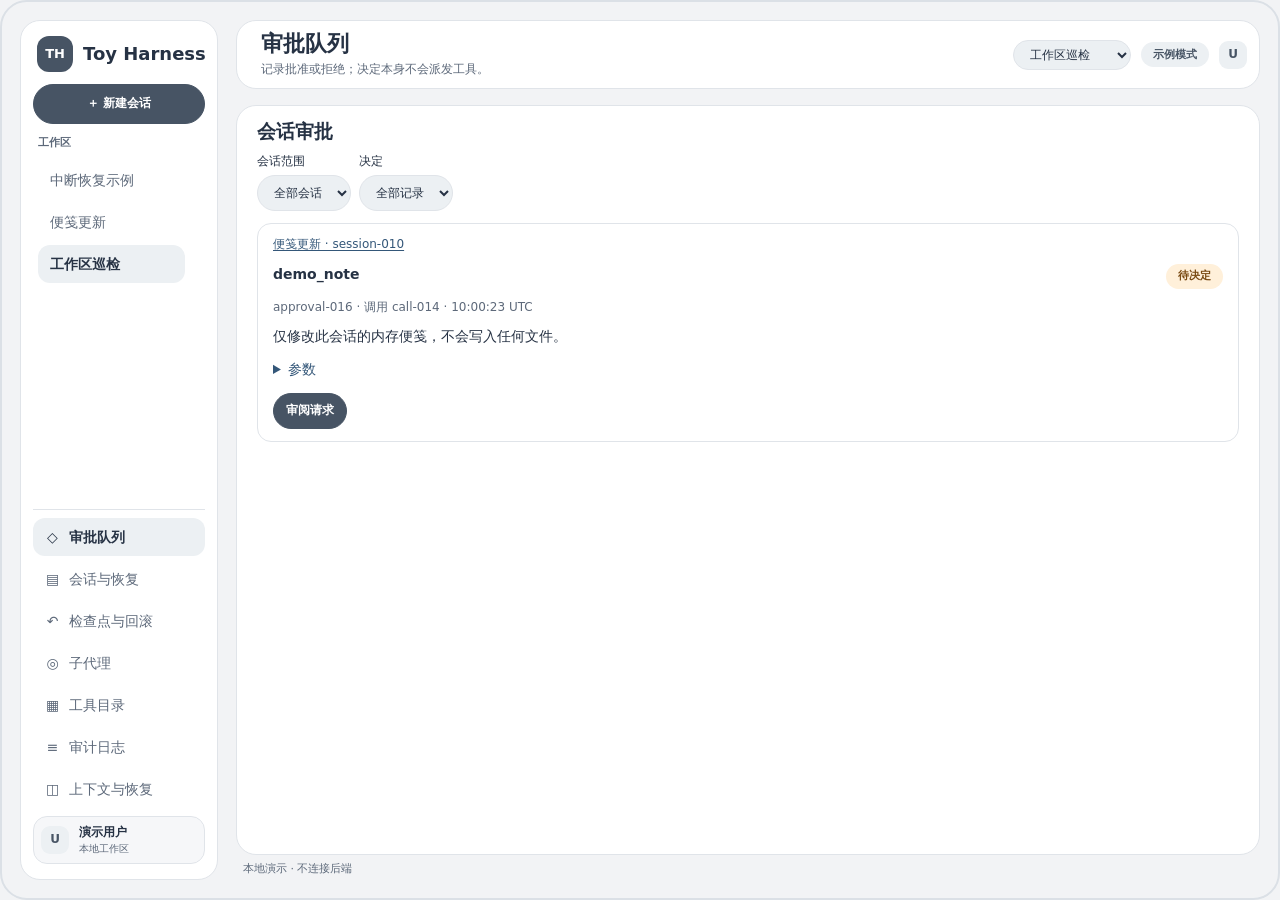
<file: static/html/approvals.html>
<!doctype html>
<html lang="zh-CN">
<head>
  <meta charset="utf-8">
  <meta name="viewport" content="width=device-width, initial-scale=1">
  <meta name="color-scheme" content="light">
  <title>审批 · Toy Harness</title>
  <link rel="icon" href="data:,">
  <link rel="stylesheet" href="../css/approvals.css">
  <script type="module" src="../js/app.js"></script>
</head>
<body>
  <a href="#main" class="skip" id="skip">跳至主要内容</a>
  <div id="sidebar-slot"></div>
  <main id="main" tabindex="-1">
    <header class="masthead">
      <div><h1 id="page-title" tabindex="-1">审批队列</h1><p>记录批准或拒绝；决定本身不会派发工具。</p></div>
      <div class="header-tools"><label class="workspace" for="session-select"><span class="sr-only">当前会话</span><select id="session-select" disabled><option>加载中…</option></select></label><span class="badge mode">示例模式</span><span class="avatar" aria-hidden="true">U</span></div>
    </header>
    <div class="content">
      <div id="error" class="notice error" role="alert" hidden></div>
      <p id="storage-warning" class="notice error" role="alert" hidden>无法读取或保存标签页状态；此时换页或刷新可能丢失演示进度。</p>
      <div id="status" class="sr-only" role="status"></div>
      <p id="loading" class="empty">正在加载本地演示…</p>
      <button type="button" id="retry" hidden>重试</button>
      <div id="page" data-page="approvals" aria-busy="true" hidden>
        <section class="card panel" aria-labelledby="queue-title">
          <h2 id="queue-title">会话审批</h2>
          <div class="filters">
            <label class="field">会话范围<select id="approval-scope"><option value="all">全部会话</option><option value="current">当前会话</option></select></label>
            <label class="field" for="approval-filter">决定
            <select id="approval-filter">
              <option value="">全部记录</option><option value="pending">待决定</option>
              <option value="approved">已批准</option><option value="denied">已拒绝</option>
            </select>
          </label></div>
          <div id="approval-list" class="stack"></div>
        </section>
      </div>
      <noscript><p class="notice error">此演示需要启用 JavaScript。</p></noscript>
    </div>
    <footer>本地演示 · 不连接后端</footer>
  </main>
  <dialog id="dialog" aria-labelledby="dialog-title" aria-describedby="dialog-description">
    <header class="dialog-head"><span class="dialog-mark" aria-hidden="true">!</span><div><h2 id="dialog-title"></h2><p id="dialog-description"></p></div><button type="button" id="dialog-close" class="icon-button" aria-label="关闭弹窗" autofocus>×</button></header>
    <div id="dialog-body"></div>
    <p id="dialog-error" class="notice error" role="alert" hidden></p>
    <div id="dialog-actions" class="actions dialog-actions"></div>
  </dialog>
</body>
</html>
</file>
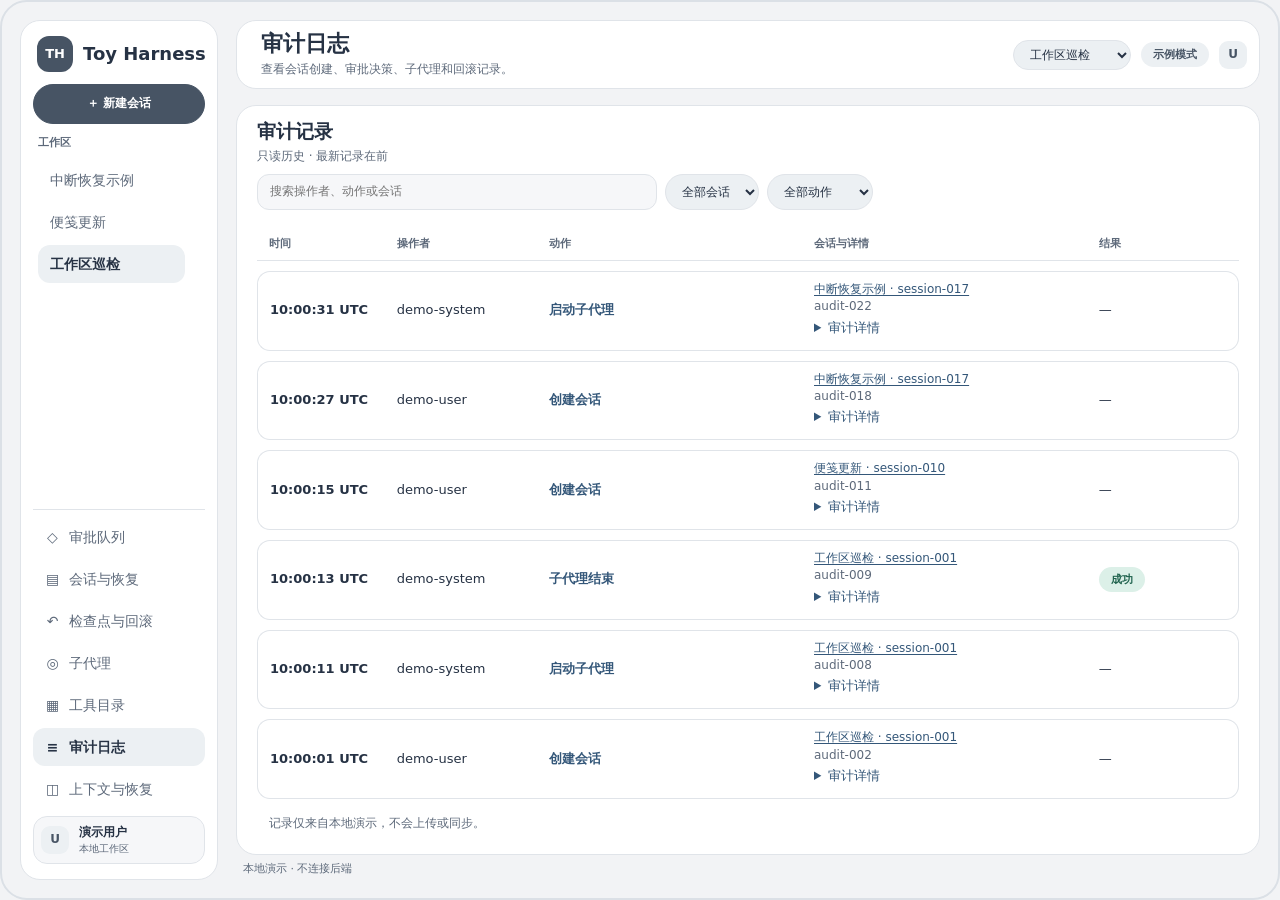
<file: static/html/audit.html>
<!doctype html>
<html lang="zh-CN">
<head>
  <meta charset="utf-8">
  <meta name="viewport" content="width=device-width, initial-scale=1">
  <meta name="color-scheme" content="light">
  <title>审计日志 · Toy Harness</title>
  <link rel="icon" href="data:,">
  <link rel="stylesheet" href="../css/audit.css">
  <script type="module" src="../js/app.js"></script>
</head>
<body>
  <a href="#main" class="skip" id="skip">跳至主要内容</a>
  <div id="sidebar-slot"></div>
  <main id="main" tabindex="-1">
    <header class="masthead">
      <div><h1 id="page-title" tabindex="-1">审计日志</h1><p>查看会话创建、审批决策、子代理和回滚记录。</p></div>
      <div class="header-tools"><label class="workspace" for="session-select"><span class="sr-only">当前会话</span><select id="session-select" disabled><option>加载中…</option></select></label><span class="badge mode">示例模式</span><span class="avatar" aria-hidden="true">U</span></div>
    </header>
    <div class="content">
      <div id="error" class="notice error" role="alert" hidden></div>
      <p id="storage-warning" class="notice error" role="alert" hidden>无法读取或保存标签页状态；此时换页或刷新可能丢失演示进度。</p>
      <div id="status" class="sr-only" role="status"></div>
      <p id="loading" class="empty">正在加载本地演示…</p>
      <button type="button" id="retry" hidden>重试</button>
      <div id="page" data-page="audit" aria-busy="true" hidden>
        <section class="card panel full-panel" aria-labelledby="audit-title">
          <h2 id="audit-title">审计记录</h2>
          <p class="meta">只读历史 · 最新记录在前</p>
          <div class="filters">
            <label class="field grow" for="audit-search"><span class="sr-only">搜索审计</span><input id="audit-search" type="search" placeholder="搜索操作者、动作或会话"></label>
            <label class="field" for="audit-scope"><span class="sr-only">会话范围</span><select id="audit-scope"><option value="all">全部会话</option><option value="current">当前会话</option></select></label>
            <label class="field" for="audit-action"><span class="sr-only">动作</span><select id="audit-action"></select></label>
          </div>
          <table class="record-table audit-table" aria-labelledby="audit-title">
            <thead><tr><th scope="col">时间</th><th scope="col">操作者</th><th scope="col">动作</th><th scope="col">会话与详情</th><th scope="col">结果</th></tr></thead>
            <tbody id="audit-list"></tbody>
          </table>
          <p class="panel-foot meta">记录仅来自本地演示，不会上传或同步。</p>
        </section>
      </div>
      <noscript><p class="notice error">此演示需要启用 JavaScript。</p></noscript>
    </div>
    <footer>本地演示 · 不连接后端</footer>
  </main>
</body>
</html>
</file>
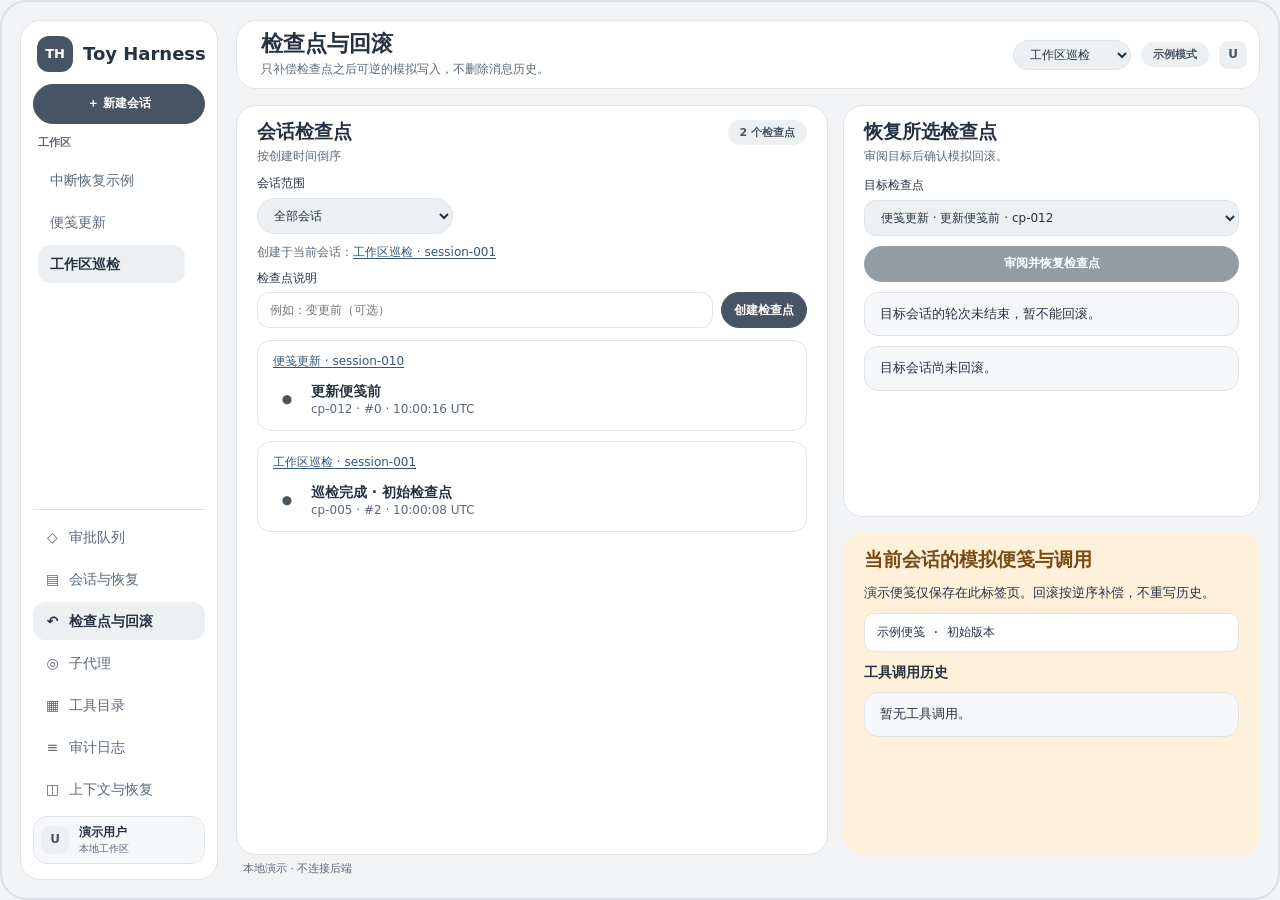
<file: static/html/checkpoints.html>
<!doctype html>
<html lang="zh-CN">
<head>
  <meta charset="utf-8">
  <meta name="viewport" content="width=device-width, initial-scale=1">
  <meta name="color-scheme" content="light">
  <title>检查点与回滚 · Toy Harness</title>
  <link rel="icon" href="data:,">
  <link rel="stylesheet" href="../css/checkpoints.css">
  <script type="module" src="../js/app.js"></script>
</head>
<body>
  <a href="#main" class="skip" id="skip">跳至主要内容</a>
  <div id="sidebar-slot"></div>
  <main id="main" tabindex="-1">
    <header class="masthead">
      <div><h1 id="page-title" tabindex="-1">检查点与回滚</h1><p>只补偿检查点之后可逆的模拟写入，不删除消息历史。</p></div>
      <div class="header-tools"><label class="workspace" for="session-select"><span class="sr-only">当前会话</span><select id="session-select" disabled><option>加载中…</option></select></label><span class="badge mode">示例模式</span><span class="avatar" aria-hidden="true">U</span></div>
    </header>
    <div class="content">
      <div id="error" class="notice error" role="alert" hidden></div>
      <p id="storage-warning" class="notice error" role="alert" hidden>无法读取或保存标签页状态；此时换页或刷新可能丢失演示进度。</p>
      <div id="status" class="sr-only" role="status"></div>
      <p id="loading" class="empty">正在加载本地演示…</p>
      <button type="button" id="retry" hidden>重试</button>
      <div id="page" data-page="checkpoints" aria-busy="true" hidden>
        <div class="grid checkpoint-grid">
          <section class="card panel" aria-labelledby="checkpoints-title">
            <div class="section-head"><div><h2 id="checkpoints-title">会话检查点</h2><p class="meta">按创建时间倒序</p></div><span id="checkpoint-count" class="badge"></span></div>
            <label class="field scope-field">会话范围<select id="checkpoint-scope"><option value="all">全部会话</option><option value="current">当前会话</option></select></label>
            <p class="meta">创建于当前会话：<span id="checkpoint-session"></span></p>
            <form id="checkpoint-form" class="filters">
              <label class="field grow" for="checkpoint-description">检查点说明<input id="checkpoint-description" maxlength="100" placeholder="例如：变更前（可选）"></label>
              <button type="submit" class="primary" data-focus="new-checkpoint">创建检查点</button>
            </form>
            <div id="checkpoint-list" class="stack"></div>
          </section>
          <div class="stack side-panels">
          <section class="card panel" aria-labelledby="restore-title">
            <h2 id="restore-title">恢复所选检查点</h2>
            <p class="meta">审阅目标后确认模拟回滚。</p>
            <div class="stack">
              <label class="field" for="rollback-target">目标检查点<select id="rollback-target"></select></label>
              <button type="button" class="primary" id="rollback-review" data-focus="rollback-review">审阅并恢复检查点</button>
              <p id="rollback-blocked" class="notice" hidden>目标会话的轮次未结束，暂不能回滚。</p>
              <div id="rollback-result"></div>
            </div>
          </section>
          <section class="card panel warning-panel" aria-labelledby="workspace-title">
            <h2 id="workspace-title">当前会话的模拟便笺与调用</h2>
            <div class="stack">
              <p class="notice">演示便笺仅保存在此标签页。回滚按逆序补偿，不重写历史。</p>
              <pre id="note"></pre>
              <h3>工具调用历史</h3><div id="tool-call-list" class="stack"></div>
            </div>
          </section>
          </div>
        </div>
      </div>
      <noscript><p class="notice error">此演示需要启用 JavaScript。</p></noscript>
    </div>
    <footer>本地演示 · 不连接后端</footer>
  </main>
  <dialog id="dialog" aria-labelledby="dialog-title" aria-describedby="dialog-description">
    <header class="dialog-head"><span class="dialog-mark" aria-hidden="true">!</span><div><h2 id="dialog-title"></h2><p id="dialog-description"></p></div><button type="button" id="dialog-close" class="icon-button" aria-label="关闭弹窗" autofocus>×</button></header>
    <div id="dialog-body"></div>
    <p id="dialog-error" class="notice error" role="alert" hidden></p>
    <div id="dialog-actions" class="actions dialog-actions"></div>
  </dialog>
</body>
</html>
</file>
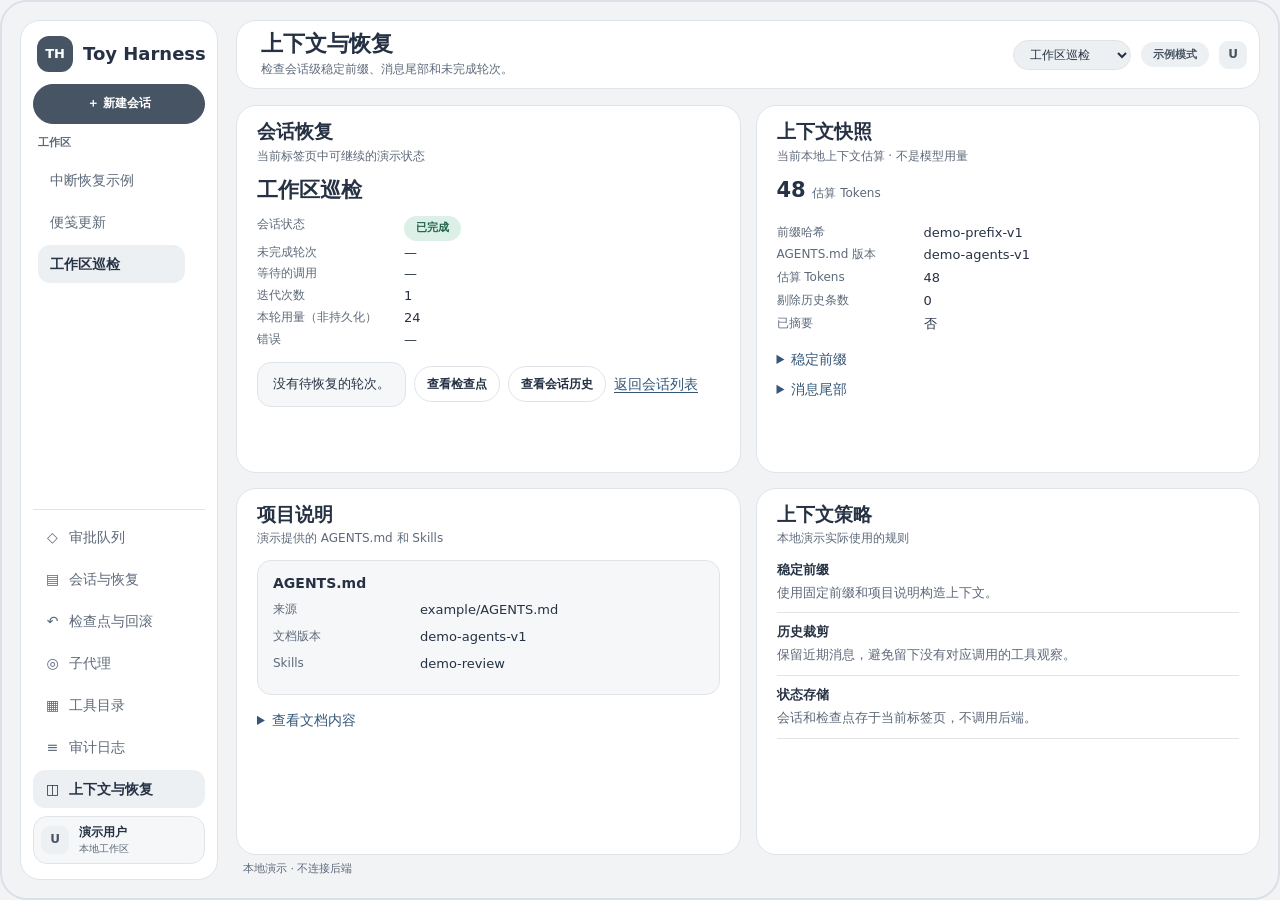
<file: static/html/context.html>
<!doctype html>
<html lang="zh-CN">
<head>
  <meta charset="utf-8">
  <meta name="viewport" content="width=device-width, initial-scale=1">
  <meta name="color-scheme" content="light">
  <title>上下文与恢复 · Toy Harness</title>
  <link rel="icon" href="data:,">
  <link rel="stylesheet" href="../css/context.css">
  <script type="module" src="../js/app.js"></script>
</head>
<body>
  <a href="#main" class="skip" id="skip">跳至主要内容</a>
  <div id="sidebar-slot"></div>
  <main id="main" tabindex="-1">
    <header class="masthead">
      <div><h1 id="page-title" tabindex="-1">上下文与恢复</h1><p>检查会话级稳定前缀、消息尾部和未完成轮次。</p></div>
      <div class="header-tools"><label class="workspace" for="session-select"><span class="sr-only">当前会话</span><select id="session-select" disabled><option>加载中…</option></select></label><span class="badge mode">示例模式</span><span class="avatar" aria-hidden="true">U</span></div>
    </header>
    <div class="content">
      <div id="error" class="notice error" role="alert" hidden></div>
      <p id="storage-warning" class="notice error" role="alert" hidden>无法读取或保存标签页状态；此时换页或刷新可能丢失演示进度。</p>
      <div id="status" class="sr-only" role="status"></div>
      <p id="loading" class="empty">正在加载本地演示…</p>
      <button type="button" id="retry" hidden>重试</button>
      <div id="page" data-page="context" aria-busy="true" hidden>
        <div class="grid equal context-grid">
          <section class="card panel" aria-labelledby="recovery-title">
            <h2 id="recovery-title">会话恢复</h2><p class="meta">当前标签页中可继续的演示状态</p>
            <strong id="context-session" class="metric"></strong>
            <dl id="turn-summary" class="kv"></dl>
            <div class="actions recovery-links"><div id="recovery-action"></div><a class="button" href="checkpoints.html">查看检查点</a><a class="button" href="index.html">查看会话历史</a><a href="sessions.html">返回会话列表</a></div>
          </section>
          <section class="card panel" aria-labelledby="context-title">
            <h2 id="context-title">上下文快照</h2><p class="meta">当前本地上下文估算 · 不是模型用量</p>
            <p class="metric"><strong id="context-tokens"></strong> <span class="meta">估算 Tokens</span></p>
            <div class="stack">
              <dl id="context-summary" class="kv"></dl>
              <details><summary>稳定前缀</summary><pre id="context-prefix"></pre></details>
              <details><summary>消息尾部</summary><pre id="context-messages"></pre></details>
            </div>
          </section>
          <section class="card panel" aria-labelledby="agents-title">
            <h2 id="agents-title">项目说明</h2><p class="meta">演示提供的 AGENTS.md 和 Skills</p>
            <div class="inset"><h3>AGENTS.md</h3><dl id="agents-summary" class="kv"></dl></div>
            <details><summary>查看文档内容</summary><pre id="agents-content"></pre></details>
          </section>
          <section class="card panel" aria-labelledby="policy-title">
            <h2 id="policy-title">上下文策略</h2><p class="meta">本地演示实际使用的规则</p>
            <dl class="policy-list"><dt>稳定前缀</dt><dd>使用固定前缀和项目说明构造上下文。</dd>
              <dt>历史裁剪</dt><dd>保留近期消息，避免留下没有对应调用的工具观察。</dd>
              <dt>状态存储</dt><dd>会话和检查点存于当前标签页，不调用后端。</dd></dl>
          </section>
        </div>
      </div>
      <noscript><p class="notice error">此演示需要启用 JavaScript。</p></noscript>
    </div>
    <footer>本地演示 · 不连接后端</footer>
  </main>
  <dialog id="dialog" aria-labelledby="dialog-title" aria-describedby="dialog-description">
    <header class="dialog-head"><span class="dialog-mark" aria-hidden="true">!</span><div><h2 id="dialog-title"></h2><p id="dialog-description"></p></div><button type="button" id="dialog-close" class="icon-button" aria-label="关闭弹窗" autofocus>×</button></header>
    <div id="dialog-body"></div>
    <p id="dialog-error" class="notice error" role="alert" hidden></p>
    <div id="dialog-actions" class="actions dialog-actions"></div>
  </dialog>
</body>
</html>
</file>
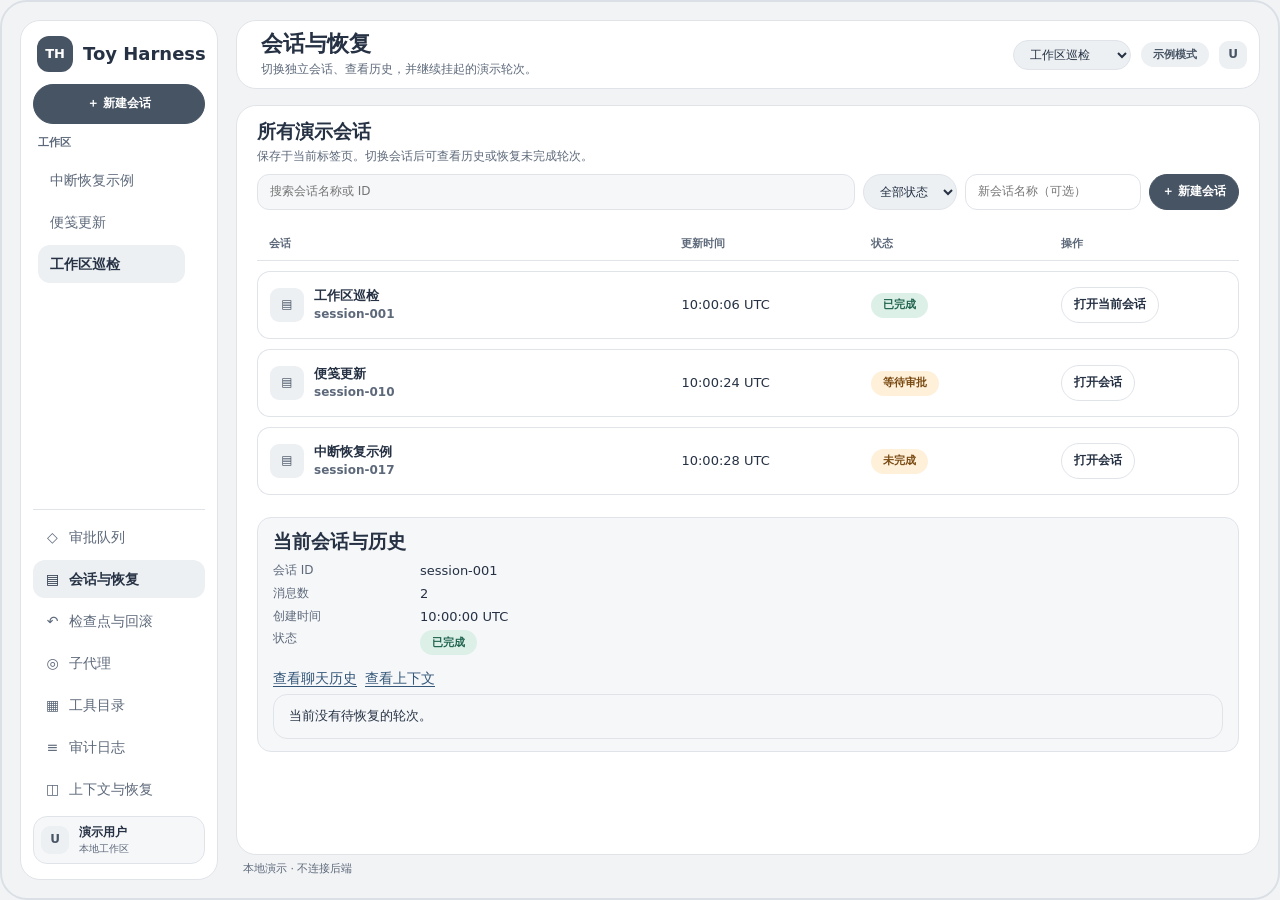
<file: static/html/sessions.html>
<!doctype html>
<html lang="zh-CN">
<head>
  <meta charset="utf-8">
  <meta name="viewport" content="width=device-width, initial-scale=1">
  <meta name="color-scheme" content="light">
  <title>会话与恢复 · Toy Harness</title>
  <link rel="icon" href="data:,">
  <link rel="stylesheet" href="../css/sessions.css">
  <script type="module" src="../js/app.js"></script>
</head>
<body>
  <a href="#main" class="skip" id="skip">跳至主要内容</a>
  <div id="sidebar-slot"></div>
  <main id="main" tabindex="-1">
    <header class="masthead">
      <div><h1 id="page-title" tabindex="-1">会话与恢复</h1><p>切换独立会话、查看历史，并继续挂起的演示轮次。</p></div>
      <div class="header-tools"><label class="workspace" for="session-select"><span class="sr-only">当前会话</span><select id="session-select" disabled><option>加载中…</option></select></label><span class="badge mode">示例模式</span><span class="avatar" aria-hidden="true">U</span></div>
    </header>
    <div class="content">
      <div id="error" class="notice error" role="alert" hidden></div>
      <p id="storage-warning" class="notice error" role="alert" hidden>无法读取或保存标签页状态；此时换页或刷新可能丢失演示进度。</p>
      <div id="status" class="sr-only" role="status"></div>
      <p id="loading" class="empty">正在加载本地演示…</p>
      <button type="button" id="retry" hidden>重试</button>
      <div id="page" data-page="sessions" aria-busy="true" hidden>
        <section class="card panel full-panel" aria-labelledby="sessions-title">
          <h2 id="sessions-title">所有演示会话</h2>
          <p class="meta">保存于当前标签页。切换会话后可查看历史或恢复未完成轮次。</p>
          <div class="filters">
            <label class="field grow" for="session-search"><span class="sr-only">搜索会话</span><input id="session-search" type="search" placeholder="搜索会话名称或 ID"></label>
            <label class="field" for="session-filter"><span class="sr-only">会话状态</span><select id="session-filter"></select></label>
            <form id="new-session-form" class="actions">
              <label class="field" for="new-session"><span class="sr-only">新会话名称</span><input id="new-session" maxlength="80" placeholder="新会话名称（可选）"></label>
              <button type="submit" class="primary" data-focus="new-session-submit">＋ 新建会话</button>
            </form>
          </div>
          <table class="record-table sessions-table" aria-labelledby="sessions-title">
            <thead><tr><th scope="col">会话</th><th scope="col">更新时间</th><th scope="col">状态</th><th scope="col">操作</th></tr></thead>
            <tbody id="session-list"></tbody>
          </table>
            <section class="inset session-detail" aria-labelledby="history-title">
              <h2 id="history-title">当前会话与历史</h2>
              <div class="stack">
                <dl id="session-summary" class="kv"></dl>
                <div class="actions"><a href="index.html" data-current-session>查看聊天历史</a><a href="context.html" data-current-session>查看上下文</a></div>
                <div id="recovery-action"></div>
              </div>
            </section>
        </section>
      </div>
      <noscript><p class="notice error">此演示需要启用 JavaScript。</p></noscript>
    </div>
    <footer>本地演示 · 不连接后端</footer>
  </main>
  <dialog id="dialog" aria-labelledby="dialog-title" aria-describedby="dialog-description">
    <header class="dialog-head"><span class="dialog-mark" aria-hidden="true">!</span><div><h2 id="dialog-title"></h2><p id="dialog-description"></p></div><button type="button" id="dialog-close" class="icon-button" aria-label="关闭弹窗" autofocus>×</button></header>
    <div id="dialog-body"></div>
    <p id="dialog-error" class="notice error" role="alert" hidden></p>
    <div id="dialog-actions" class="actions dialog-actions"></div>
  </dialog>
</body>
</html>
</file>
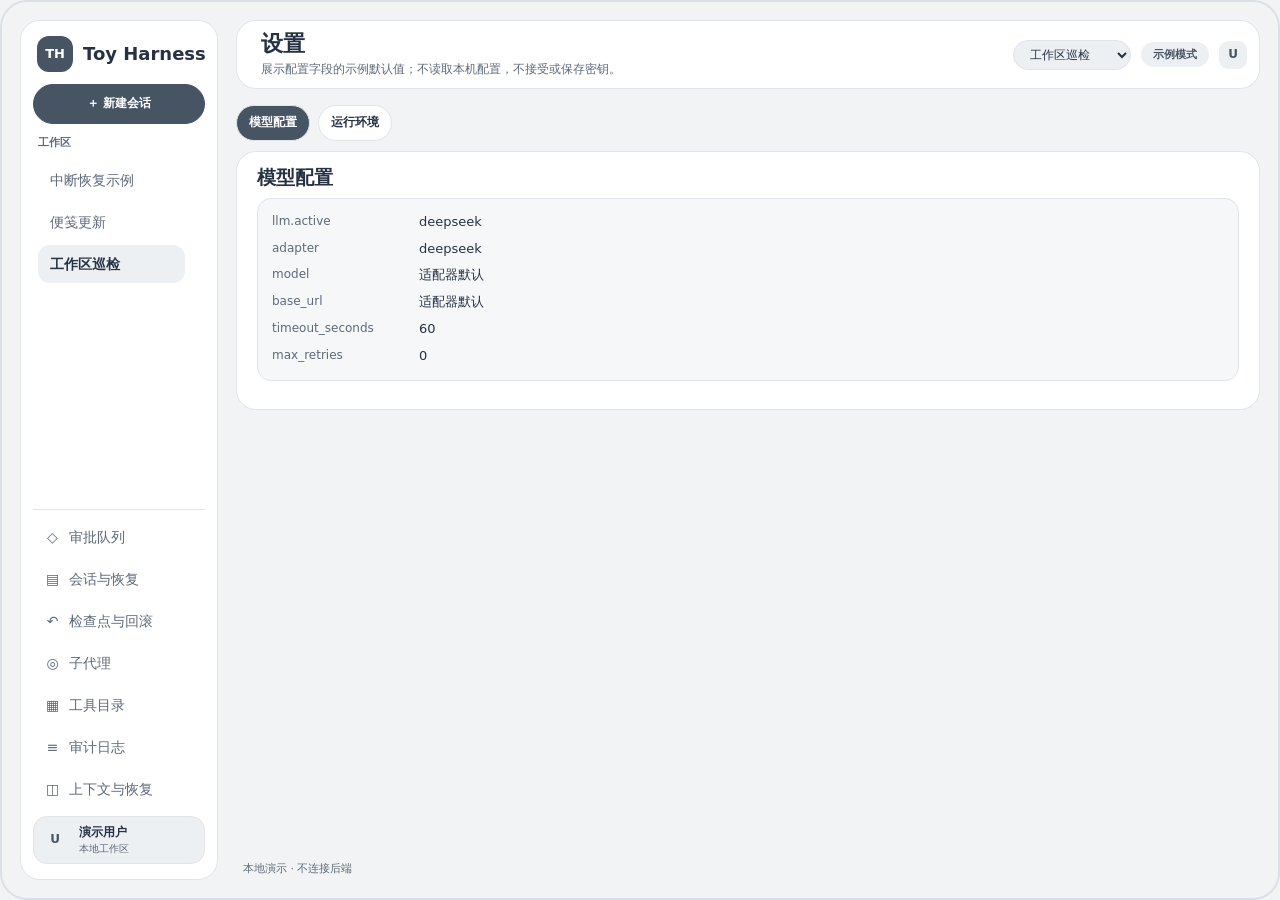
<file: static/html/settings.html>
<!doctype html>
<html lang="zh-CN">
<head>
  <meta charset="utf-8">
  <meta name="viewport" content="width=device-width, initial-scale=1">
  <meta name="color-scheme" content="light">
  <title>设置 · Toy Harness</title>
  <link rel="icon" href="data:,">
  <link rel="stylesheet" href="../css/settings.css">
  <script type="module" src="../js/app.js"></script>
</head>
<body>
  <a href="#main" class="skip" id="skip">跳至主要内容</a>
  <div id="sidebar-slot"></div>
  <main id="main" tabindex="-1">
    <header class="masthead">
      <div><h1 id="page-title" tabindex="-1">设置</h1><p>展示配置字段的示例默认值；不读取本机配置，不接受或保存密钥。</p></div>
      <div class="header-tools"><label class="workspace" for="session-select"><span class="sr-only">当前会话</span><select id="session-select" disabled><option>加载中…</option></select></label><span class="badge mode">示例模式</span><span class="avatar" aria-hidden="true">U</span></div>
    </header>
    <div class="content">
      <div id="error" class="notice error" role="alert" hidden></div>
      <p id="storage-warning" class="notice error" role="alert" hidden>无法读取或保存标签页状态；此时换页或刷新可能丢失演示进度。</p>
      <div id="status" class="sr-only" role="status"></div>
      <p id="loading" class="empty">正在加载本地演示…</p>
      <button type="button" id="retry" hidden>重试</button>
      <div id="page" data-page="settings" aria-busy="true" hidden>
        <div class="stack">
          <div class="actions" role="tablist" aria-label="设置分组">
            <button type="button" id="llm-tab" role="tab" aria-controls="llm-panel" aria-selected="true">模型配置</button>
            <button type="button" id="runtime-tab" role="tab" aria-controls="runtime-panel" aria-selected="false" tabindex="-1">运行环境</button>
          </div>
          <section class="card panel" id="llm-panel" role="tabpanel" aria-labelledby="llm-tab" tabindex="0"><h2>模型配置</h2><dl id="llm-config" class="kv"></dl></section>
          <section class="card panel" id="runtime-panel" role="tabpanel" aria-labelledby="runtime-tab" tabindex="0" hidden><h2>运行环境</h2><dl id="runtime-config" class="kv"></dl></section>
        </div>
      </div>
      <noscript><p class="notice error">此演示需要启用 JavaScript。</p></noscript>
    </div>
    <footer>本地演示 · 不连接后端</footer>
  </main>
</body>
</html>
</file>
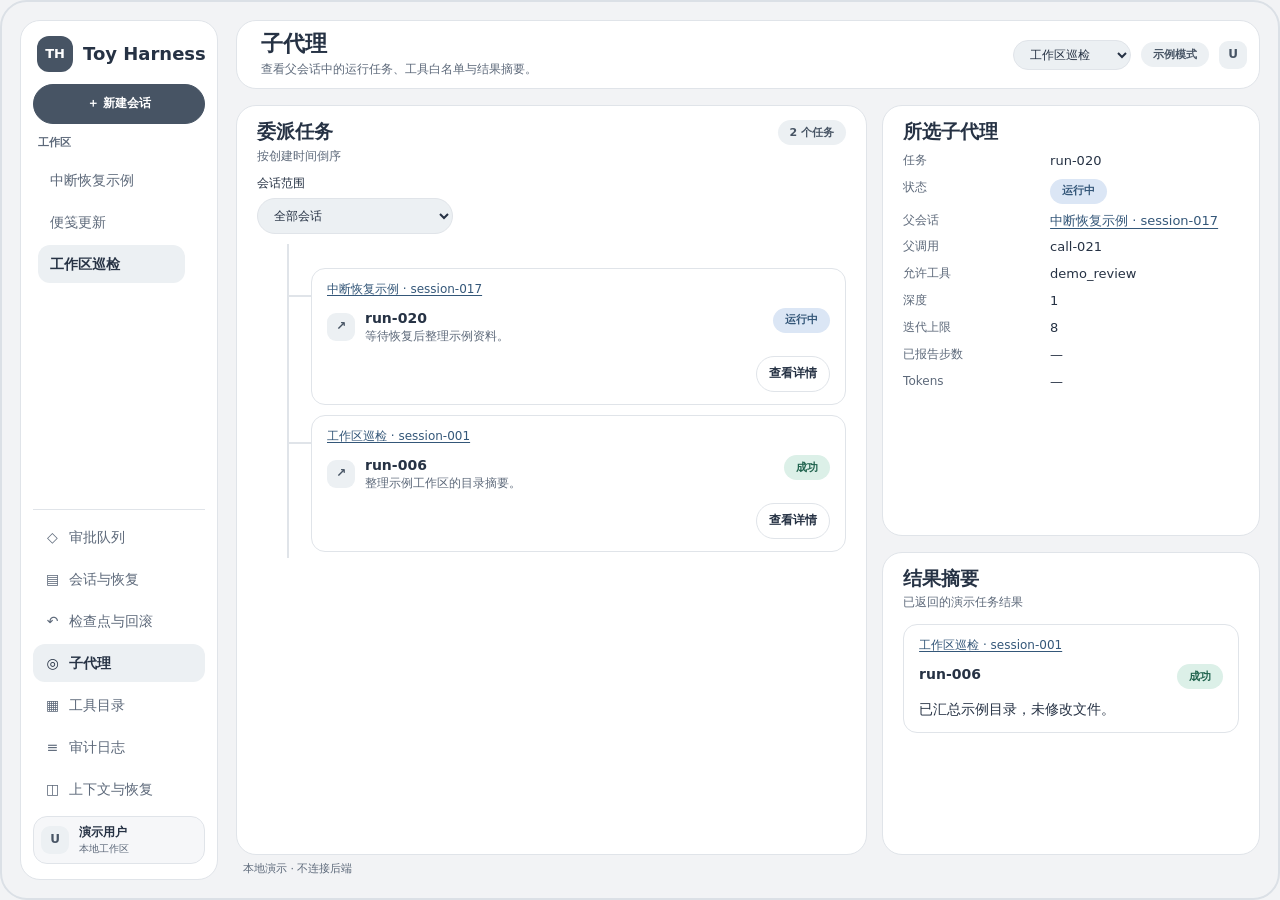
<file: static/html/subagents.html>
<!doctype html>
<html lang="zh-CN">
<head>
  <meta charset="utf-8">
  <meta name="viewport" content="width=device-width, initial-scale=1">
  <meta name="color-scheme" content="light">
  <title>子代理 · Toy Harness</title>
  <link rel="icon" href="data:,">
  <link rel="stylesheet" href="../css/subagents.css">
  <script type="module" src="../js/app.js"></script>
</head>
<body>
  <a href="#main" class="skip" id="skip">跳至主要内容</a>
  <div id="sidebar-slot"></div>
  <main id="main" tabindex="-1">
    <header class="masthead">
      <div><h1 id="page-title" tabindex="-1">子代理</h1><p>查看父会话中的运行任务、工具白名单与结果摘要。</p></div>
      <div class="header-tools"><label class="workspace" for="session-select"><span class="sr-only">当前会话</span><select id="session-select" disabled><option>加载中…</option></select></label><span class="badge mode">示例模式</span><span class="avatar" aria-hidden="true">U</span></div>
    </header>
    <div class="content">
      <div id="error" class="notice error" role="alert" hidden></div>
      <p id="storage-warning" class="notice error" role="alert" hidden>无法读取或保存标签页状态；此时换页或刷新可能丢失演示进度。</p>
      <div id="status" class="sr-only" role="status"></div>
      <p id="loading" class="empty">正在加载本地演示…</p>
      <button type="button" id="retry" hidden>重试</button>
      <div id="page" data-page="subagents" aria-busy="true" hidden>
        <div class="grid delegation-grid">
          <section class="card panel" aria-labelledby="tasks-title">
            <div class="section-head"><div><h2 id="tasks-title">委派任务</h2><p class="meta">按创建时间倒序</p></div><span id="subagent-count" class="badge"></span></div>
            <label class="field scope-field">会话范围<select id="subagent-scope"><option value="all">全部会话</option><option value="current">当前会话</option></select></label>
            <div id="subagent-list" class="stack"></div>
          </section>
          <div class="stack side-panels">
            <section class="card panel" aria-labelledby="subagent-detail-title"><h2 id="subagent-detail-title" tabindex="-1">所选子代理</h2><div id="subagent-detail"></div></section>
            <section class="card panel" aria-labelledby="subagent-results-title"><h2 id="subagent-results-title">结果摘要</h2><p class="meta">已返回的演示任务结果</p><div id="subagent-results" class="stack"></div></section>
          </div>
        </div>
      </div>
      <noscript><p class="notice error">此演示需要启用 JavaScript。</p></noscript>
    </div>
    <footer>本地演示 · 不连接后端</footer>
  </main>
</body>
</html>
</file>
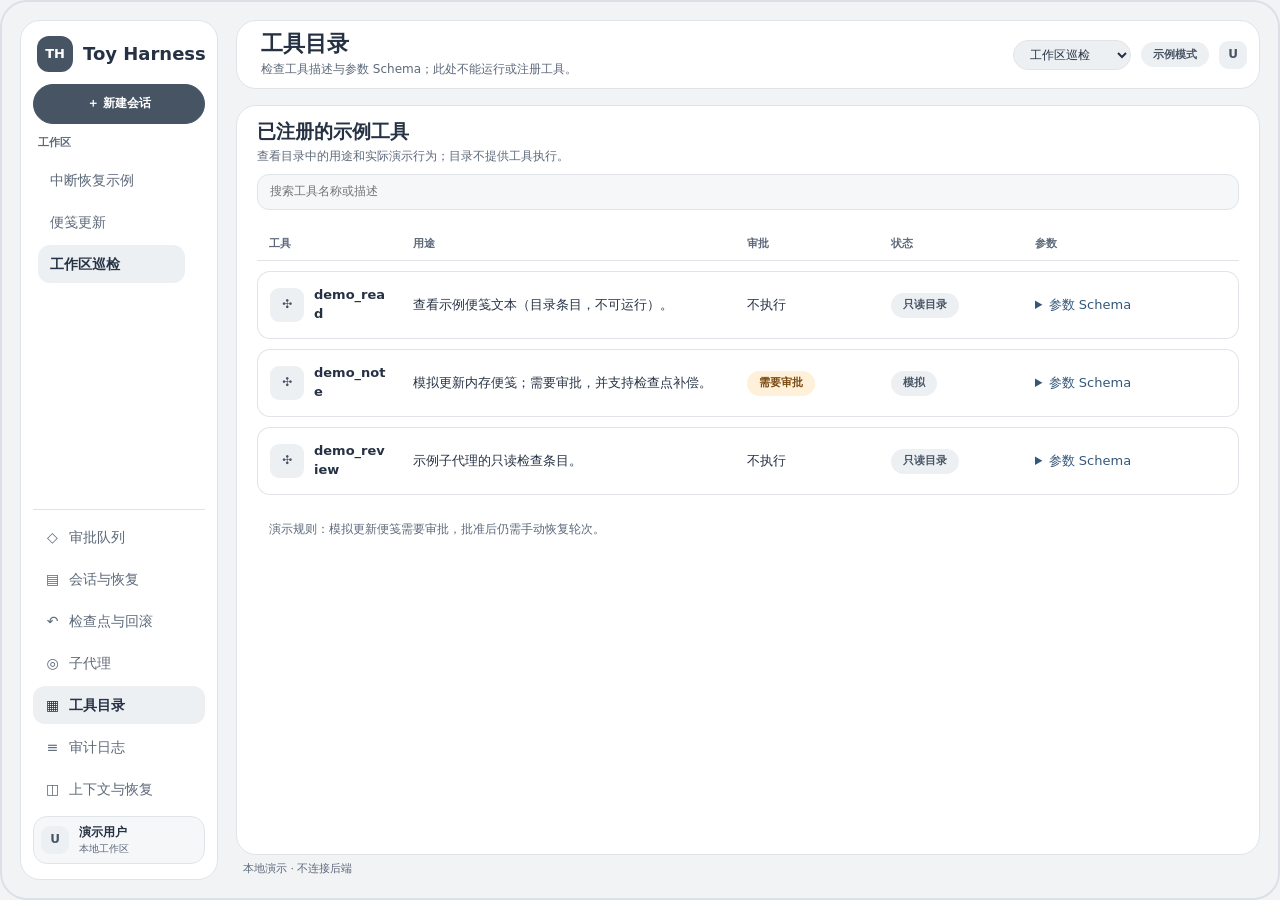
<file: static/html/tools.html>
<!doctype html>
<html lang="zh-CN">
<head>
  <meta charset="utf-8">
  <meta name="viewport" content="width=device-width, initial-scale=1">
  <meta name="color-scheme" content="light">
  <title>工具目录 · Toy Harness</title>
  <link rel="icon" href="data:,">
  <link rel="stylesheet" href="../css/tools.css">
  <script type="module" src="../js/app.js"></script>
</head>
<body>
  <a href="#main" class="skip" id="skip">跳至主要内容</a>
  <div id="sidebar-slot"></div>
  <main id="main" tabindex="-1">
    <header class="masthead">
      <div><h1 id="page-title" tabindex="-1">工具目录</h1><p>检查工具描述与参数 Schema；此处不能运行或注册工具。</p></div>
      <div class="header-tools"><label class="workspace" for="session-select"><span class="sr-only">当前会话</span><select id="session-select" disabled><option>加载中…</option></select></label><span class="badge mode">示例模式</span><span class="avatar" aria-hidden="true">U</span></div>
    </header>
    <div class="content">
      <div id="error" class="notice error" role="alert" hidden></div>
      <p id="storage-warning" class="notice error" role="alert" hidden>无法读取或保存标签页状态；此时换页或刷新可能丢失演示进度。</p>
      <div id="status" class="sr-only" role="status"></div>
      <p id="loading" class="empty">正在加载本地演示…</p>
      <button type="button" id="retry" hidden>重试</button>
      <div id="page" data-page="tools" aria-busy="true" hidden>
        <section class="card panel full-panel" aria-labelledby="tools-title">
          <h2 id="tools-title">已注册的示例工具</h2>
          <p class="meta">查看目录中的用途和实际演示行为；目录不提供工具执行。</p>
          <div class="filters"><label class="field grow" for="tool-search"><span class="sr-only">搜索工具</span><input id="tool-search" type="search" placeholder="搜索工具名称或描述"></label></div>
          <table class="record-table tools-table" aria-labelledby="tools-title">
            <thead><tr><th scope="col">工具</th><th scope="col">用途</th><th scope="col">审批</th><th scope="col">状态</th><th scope="col">参数</th></tr></thead>
            <tbody id="tool-list"></tbody>
          </table>
          <p class="panel-foot meta">演示规则：模拟更新便笺需要审批，批准后仍需手动恢复轮次。</p>
        </section>
      </div>
      <noscript><p class="notice error">此演示需要启用 JavaScript。</p></noscript>
    </div>
    <footer>本地演示 · 不连接后端</footer>
  </main>
</body>
</html>
</file>
<file: static/css/approvals.css>
@import "sidebar.css";

:root {
  font: 14px/1.45 system-ui, "Microsoft YaHei", sans-serif;
  color: #263244;
  background: #f2f3f5;
  --surface: #fff;
  --canvas: #f2f3f5;
  --subtle: #f6f7f9;
  --muted: #5d697a;
  --line: #e0e4e9;
  --primary: #475464;
  --neutral: #ecf0f3;
  --info: #dbe6f5;
  --good: #dcf0e8;
  --warn: #fff0da;
  --risk: #fae5e6;
}
*, *::before, *::after { box-sizing: border-box; }
[hidden] { display: none !important; }
body { margin: 0; min-height: 100vh; min-height: 100dvh; padding: 18px; display: grid; grid-template-columns: 198px minmax(0, 1fr); gap: 18px; border: 2px solid #dbe0e6; border-radius: 27px; }
main, section, article, div, form { min-width: 0; }
main { display: flex; flex-direction: column; gap: 16px; }
h1, h2, h3, p { margin: 0; }
h1 { font-size: 22px; line-height: 1.2; }
h2 { font-size: 19px; line-height: 1.25; }
h3 { font-size: 14px; }
p, dd, td, th, summary { overflow-wrap: anywhere; }
a { color: #345779; text-underline-offset: .2em; }
button, input, textarea, select { font: inherit; color: inherit; }
button, .button, input, textarea, select { border: 1px solid var(--line); background: var(--surface); }
button, .button, input, select, textarea { min-height: 36px; padding: 6px 12px; }
button, .button { border-radius: 999px; font-weight: 650; font-size: 12px; cursor: pointer; }
.button { display: inline-flex; align-items: center; justify-content: center; color: inherit; text-decoration: none; }
button:hover:not(:disabled), .button:hover { background: var(--neutral); }
button:disabled { opacity: .58; cursor: not-allowed; }
.primary, .primary:hover { background: var(--primary); border-color: var(--primary); color: #fff; }
.primary:hover:not(:disabled) { background: #344153; }
button.danger { color: #8a343c; }
:focus-visible { outline: 2px solid #416f9a; outline-offset: 3px; }
input, textarea { border-radius: 12px; }
input[type="search"] { background: var(--subtle); }
select { border-radius: 999px; background: var(--neutral); max-width: 100%; }
textarea { display: block; width: 100%; resize: vertical; }
code, pre { font-family: ui-monospace, Consolas, monospace; }
pre { white-space: pre-wrap; overflow-wrap: anywhere; margin: 0; padding: 10px 12px; border: 1px solid var(--line); border-radius: 10px; background: var(--surface); font-size: 12px; }
summary { color: #345779; cursor: pointer; padding: 3px 0; }
summary + pre { margin-top: 5px; }
.sr-only, .skip:not(:focus) { position: absolute; width: 1px; height: 1px; padding: 0; overflow: hidden; clip-path: inset(50%); white-space: nowrap; }
.skip:focus { position: fixed; z-index: 2; top: 12px; left: 12px; padding: 10px; background: white; }
.masthead, .card { border: 1px solid var(--line); border-radius: 20px; background: var(--surface); }
.identity, .header-tools { display: flex; align-items: center; gap: 10px; min-width: 0; }
.avatar { display: inline-grid; flex: none; place-items: center; font-weight: 750; width: 28px; height: 28px; border-radius: 9px; background: var(--neutral); color: var(--primary); font-size: 12px; }
.masthead { min-height: 69px; padding: 8px 12px 8px 24px; display: flex; align-items: center; justify-content: space-between; gap: 12px; }
.masthead p, .meta { color: var(--muted); font-size: 12px; }
.masthead p { margin-top: 3px; }
.header-tools { flex-wrap: wrap; justify-content: flex-end; }
.header-tools .workspace { min-inline-size: 0; }
.header-tools select { min-height: 30px; max-width: min(215px, 100%); font-size: 12px; }
.content { display: flex; flex: 1; flex-direction: column; }
#page { display: flex; flex: 1; flex-direction: column; }
#page > .grid, #page > .card { flex: 1; }
footer { margin: -10px 7px 3px; color: var(--muted); font-size: 11px; }
.grid { display: grid; gap: 15px; }
.equal { grid-template-columns: repeat(2, minmax(0, 1fr)); }
.panel, .chat-panel { padding: 14px 20px 20px; }
.section-head, .row-head { display: flex; align-items: flex-start; justify-content: space-between; gap: 8px; flex-wrap: wrap; }
.section-head { margin-bottom: 10px; }
h2 + .meta, .section-head h2 + .meta { margin-top: 4px; }
.stack { display: grid; align-content: start; gap: 10px; }
.panel > .stack, .panel > .actions, .panel > .inset, .panel > details { margin-top: 12px; }
.item, .inset, .notice, .empty { border: 1px solid var(--line); border-radius: 14px; padding: 12px 15px; }
.inset, .notice, .empty { background: var(--subtle); }
.notice.error { background: var(--risk); color: #8a343c; }
.notice, .empty { font-size: 13px; }
#error, #storage-warning { margin-bottom: 8px; }
.badge { display: inline-flex; max-width: 100%; align-items: center; justify-content: center; min-height: 25px; padding: 3px 12px; border-radius: 999px; background: var(--neutral); color: var(--primary); font-weight: 700; font-size: 11px; overflow-wrap: anywhere; }
.badge.running, .badge.dispatched { background: var(--info); color: #345779; }
.badge.success, .badge.completed, .badge.approved { background: var(--good); color: #20634e; }
.badge.pending, .badge.waiting_approval, .badge.awaiting_approval, .badge.open { background: var(--warn); color: #794a12; }
.badge.failed, .badge.denied, .badge.unknown { background: var(--risk); color: #8a343c; }
.actions, .filters { display: flex; align-items: end; flex-wrap: wrap; gap: 8px; }
.filters { margin: 9px 0 12px; }
.field { display: grid; gap: 5px; min-width: 0; font-size: 12px; }
.field input, .field select { width: 100%; }
.field.grow { flex: 1 1 220px; }
.meta, .muted { color: var(--muted); }
.kv { display: grid; grid-template-columns: minmax(0, 135px) minmax(0, 1fr); gap: 8px 12px; margin: 8px 0; font-size: 13px; }
.kv dt { font-size: 12px; color: var(--muted); overflow-wrap: anywhere; }
.kv dd { margin: 0; }
dialog { width: min(704px, calc(100% - 30px)); max-height: calc(100% - 36px); padding: 24px 32px 26px; border: 1px solid var(--line); border-radius: 24px; color: inherit; }
dialog::backdrop { background: #39465877; }
.dialog-head { display: grid; grid-template-columns: auto minmax(0, 1fr) auto; gap: 15px; align-items: start; }
.dialog-head h2 { font-size: 24px; }
.dialog-mark { display: grid; place-items: center; width: 42px; height: 42px; border-radius: 14px; background: var(--neutral); font-weight: 800; }
.icon-button { min-width: 36px; padding: 0; font-size: 20px; border-color: transparent; }
#dialog-description { color: var(--muted); margin-top: 4px; }
#dialog-body, #dialog-error { margin-top: 22px; }
.dialog-actions { justify-content: flex-end; margin-top: 28px; }
.dialog-actions button { min-height: 42px; min-width: min(145px, 100%); }
.dialog-actions .primary { min-width: min(200px, 100%); }
.approval-body .inset { padding: 18px 24px; }
.approval-body .inset h3 { margin: 14px 0 8px; padding-top: 10px; border-top: 1px solid var(--line); }
.approval-body > .badge { justify-self: start; }
dialog[data-variant="approval"] .dialog-actions { margin-top: 36px; }
@media (max-width: 900px) {
  body { grid-template-columns: 170px minmax(0, 1fr); gap: 12px; padding: 12px; }
  .masthead { padding-left: 15px; }
  .grid { grid-template-columns: minmax(0, 1fr); }
}
@media (max-width: 650px) {
  body { display: block; border: 0; padding: 10px; }
  .masthead { flex-wrap: wrap; }
  .header-tools { justify-content: start; }
  .panel, .chat-panel { padding: 13px; }
  .kv { grid-template-columns: minmax(0, .8fr) minmax(0, 1.2fr); }
  dialog { padding: 15px; }
  .dialog-head { gap: 8px; }
  .dialog-head h2 { font-size: 20px; }
  .approval-body .inset { padding: 12px; }
}
</file>
<file: static/css/audit.css>
@import "sidebar.css";

:root {
  font: 14px/1.45 system-ui, "Microsoft YaHei", sans-serif;
  color: #263244;
  background: #f2f3f5;
  --surface: #fff;
  --canvas: #f2f3f5;
  --subtle: #f6f7f9;
  --muted: #5d697a;
  --line: #e0e4e9;
  --primary: #475464;
  --neutral: #ecf0f3;
  --info: #dbe6f5;
  --good: #dcf0e8;
  --warn: #fff0da;
  --risk: #fae5e6;
}
*, *::before, *::after { box-sizing: border-box; }
[hidden] { display: none !important; }
body { margin: 0; min-height: 100vh; min-height: 100dvh; padding: 18px; display: grid; grid-template-columns: 198px minmax(0, 1fr); gap: 18px; border: 2px solid #dbe0e6; border-radius: 27px; }
main, section, article, div, form { min-width: 0; }
main { display: flex; flex-direction: column; gap: 16px; }
h1, h2, h3, p { margin: 0; }
h1 { font-size: 22px; line-height: 1.2; }
h2 { font-size: 19px; line-height: 1.25; }
h3 { font-size: 14px; }
p, dd, td, th, summary { overflow-wrap: anywhere; }
a { color: #345779; text-underline-offset: .2em; }
button, input, textarea, select { font: inherit; color: inherit; }
button, .button, input, textarea, select { border: 1px solid var(--line); background: var(--surface); }
button, .button, input, select, textarea { min-height: 36px; padding: 6px 12px; }
button, .button { border-radius: 999px; font-weight: 650; font-size: 12px; cursor: pointer; }
.button { display: inline-flex; align-items: center; justify-content: center; color: inherit; text-decoration: none; }
button:hover:not(:disabled), .button:hover { background: var(--neutral); }
button:disabled { opacity: .58; cursor: not-allowed; }
.primary, .primary:hover { background: var(--primary); border-color: var(--primary); color: #fff; }
.primary:hover:not(:disabled) { background: #344153; }
button.danger { color: #8a343c; }
:focus-visible { outline: 2px solid #416f9a; outline-offset: 3px; }
input, textarea { border-radius: 12px; }
input[type="search"] { background: var(--subtle); }
select { border-radius: 999px; background: var(--neutral); max-width: 100%; }
textarea { display: block; width: 100%; resize: vertical; }
code, pre { font-family: ui-monospace, Consolas, monospace; }
pre { white-space: pre-wrap; overflow-wrap: anywhere; margin: 0; padding: 10px 12px; border: 1px solid var(--line); border-radius: 10px; background: var(--surface); font-size: 12px; }
summary { color: #345779; cursor: pointer; padding: 3px 0; }
summary + pre { margin-top: 5px; }
.sr-only, .skip:not(:focus) { position: absolute; width: 1px; height: 1px; padding: 0; overflow: hidden; clip-path: inset(50%); white-space: nowrap; }
.skip:focus { position: fixed; z-index: 2; top: 12px; left: 12px; padding: 10px; background: white; }
.masthead, .card { border: 1px solid var(--line); border-radius: 20px; background: var(--surface); }
.identity, .header-tools { display: flex; align-items: center; gap: 10px; min-width: 0; }
.avatar { display: inline-grid; flex: none; place-items: center; font-weight: 750; width: 28px; height: 28px; border-radius: 9px; background: var(--neutral); color: var(--primary); font-size: 12px; }
.masthead { min-height: 69px; padding: 8px 12px 8px 24px; display: flex; align-items: center; justify-content: space-between; gap: 12px; }
.masthead p, .meta { color: var(--muted); font-size: 12px; }
.masthead p { margin-top: 3px; }
.header-tools { flex-wrap: wrap; justify-content: flex-end; }
.header-tools .workspace { min-inline-size: 0; }
.header-tools select { min-height: 30px; max-width: min(215px, 100%); font-size: 12px; }
.content { display: flex; flex: 1; flex-direction: column; }
#page { display: flex; flex: 1; flex-direction: column; }
#page > .grid, #page > .card { flex: 1; }
footer { margin: -10px 7px 3px; color: var(--muted); font-size: 11px; }
.grid { display: grid; gap: 15px; }
.equal { grid-template-columns: repeat(2, minmax(0, 1fr)); }
.panel, .chat-panel { padding: 14px 20px 20px; }
.section-head, .row-head { display: flex; align-items: flex-start; justify-content: space-between; gap: 8px; flex-wrap: wrap; }
.section-head { margin-bottom: 10px; }
h2 + .meta, .section-head h2 + .meta { margin-top: 4px; }
.stack { display: grid; align-content: start; gap: 10px; }
.panel > .stack, .panel > .actions, .panel > .inset, .panel > details { margin-top: 12px; }
.item, .inset, .notice, .empty { border: 1px solid var(--line); border-radius: 14px; padding: 12px 15px; }
.inset, .notice, .empty { background: var(--subtle); }
.notice.error { background: var(--risk); color: #8a343c; }
.notice, .empty { font-size: 13px; }
#error, #storage-warning { margin-bottom: 8px; }
.badge { display: inline-flex; max-width: 100%; align-items: center; justify-content: center; min-height: 25px; padding: 3px 12px; border-radius: 999px; background: var(--neutral); color: var(--primary); font-weight: 700; font-size: 11px; overflow-wrap: anywhere; }
.badge.running, .badge.dispatched { background: var(--info); color: #345779; }
.badge.success, .badge.completed, .badge.approved { background: var(--good); color: #20634e; }
.badge.pending, .badge.waiting_approval, .badge.awaiting_approval, .badge.open { background: var(--warn); color: #794a12; }
.badge.failed, .badge.denied, .badge.unknown { background: var(--risk); color: #8a343c; }
.actions, .filters { display: flex; align-items: end; flex-wrap: wrap; gap: 8px; }
.filters { margin: 9px 0 12px; }
.field { display: grid; gap: 5px; min-width: 0; font-size: 12px; }
.field input, .field select { width: 100%; }
.field.grow { flex: 1 1 220px; }
.meta, .muted { color: var(--muted); }
.kv { display: grid; grid-template-columns: minmax(0, 135px) minmax(0, 1fr); gap: 8px 12px; margin: 8px 0; font-size: 13px; }
.kv dt { font-size: 12px; color: var(--muted); overflow-wrap: anywhere; }
.kv dd { margin: 0; }
dialog { width: min(704px, calc(100% - 30px)); max-height: calc(100% - 36px); padding: 24px 32px 26px; border: 1px solid var(--line); border-radius: 24px; color: inherit; }
dialog::backdrop { background: #39465877; }
.dialog-head { display: grid; grid-template-columns: auto minmax(0, 1fr) auto; gap: 15px; align-items: start; }
.dialog-head h2 { font-size: 24px; }
.dialog-mark { display: grid; place-items: center; width: 42px; height: 42px; border-radius: 14px; background: var(--neutral); font-weight: 800; }
.icon-button { min-width: 36px; padding: 0; font-size: 20px; border-color: transparent; }
#dialog-description { color: var(--muted); margin-top: 4px; }
#dialog-body, #dialog-error { margin-top: 22px; }
.dialog-actions { justify-content: flex-end; margin-top: 28px; }
.dialog-actions button { min-height: 42px; min-width: min(145px, 100%); }
.dialog-actions .primary { min-width: min(200px, 100%); }
.approval-body .inset { padding: 18px 24px; }
.approval-body .inset h3 { margin: 14px 0 8px; padding-top: 10px; border-top: 1px solid var(--line); }
.approval-body > .badge { justify-self: start; }
dialog[data-variant="approval"] .dialog-actions { margin-top: 36px; }
@media (max-width: 900px) {
  body { grid-template-columns: 170px minmax(0, 1fr); gap: 12px; padding: 12px; }
  .masthead { padding-left: 15px; }
  .grid { grid-template-columns: minmax(0, 1fr); }
}
@media (max-width: 650px) {
  body { display: block; border: 0; padding: 10px; }
  .masthead { flex-wrap: wrap; }
  .header-tools { justify-content: start; }
  .panel, .chat-panel { padding: 13px; }
  .kv { grid-template-columns: minmax(0, .8fr) minmax(0, 1.2fr); }
  dialog { padding: 15px; }
  .dialog-head { gap: 8px; }
  .dialog-head h2 { font-size: 20px; }
  .approval-body .inset { padding: 12px; }
}

.record-table { width: 100%; table-layout: fixed; border-spacing: 0 10px; font-size: 13px; }
.record-table th, .record-table td { padding: 12px; text-align: left; vertical-align: middle; }
.record-table thead th { color: var(--muted); font-size: 11px; padding-block: 4px 8px; border-bottom: 1px solid var(--line); }
.record-table tbody :is(th, td) { border-block: 1px solid var(--line); height: 68px; }
.record-table tbody tr > :first-child { border-left: 1px solid var(--line); border-radius: 13px 0 0 13px; }
.record-table tbody tr > :last-child { border-right: 1px solid var(--line); border-radius: 0 13px 13px 0; }
.record-table tbody tr > [colspan] { border-radius: 13px; }
.record-table tbody th { font-weight: 600; }
.record-table .avatar { width: 34px; height: 34px; }
.panel-foot { margin: 16px 12px 0; }
@media (max-width: 850px) {
  .record-table, .record-table tbody, .record-table tbody tr { display: block; }
  .record-table thead { position: absolute; clip-path: inset(50%); width: 1px; height: 1px; overflow: hidden; }
  .record-table tbody tr { padding: 8px 12px; margin-bottom: 8px; border: 1px solid var(--line); border-radius: 13px; }
  .record-table tbody tr > :is(th, td):nth-child(n) { display: block; padding: 5px 0; border: 0; height: auto; }
  .record-table td[data-label]::before { content: attr(data-label); display: block; color: var(--muted); font-size: 11px; }
}
.audit-table thead th:nth-child(4) { width: 29%; }
.audit-table thead th:first-child { width: 13%; }
.audit-table thead th:nth-child(3) { width: 27%; }
.audit-table tbody :is(th, td) { height: 65px; padding-block: 9px; }
.event-label { color: #345779; }
.audit-table pre { max-height: 14rem; overflow: auto; }
.panel-foot { margin-top: 6px; }
.filters .grow { flex: 0 1 400px; }
</file>
<file: static/css/checkpoints.css>
@import "sidebar.css";

:root {
  font: 14px/1.45 system-ui, "Microsoft YaHei", sans-serif;
  color: #263244;
  background: #f2f3f5;
  --surface: #fff;
  --canvas: #f2f3f5;
  --subtle: #f6f7f9;
  --muted: #5d697a;
  --line: #e0e4e9;
  --primary: #475464;
  --neutral: #ecf0f3;
  --info: #dbe6f5;
  --good: #dcf0e8;
  --warn: #fff0da;
  --risk: #fae5e6;
}
.checkpoint-grid { grid-template-columns: minmax(0, 1.42fr) minmax(0, 1fr); }
.stack.side-panels { align-content: stretch; grid-template-rows: minmax(min-content, 1.28fr) minmax(min-content, 1fr); gap: 16px; }
#checkpoint-list .item { min-height: 72px; align-content: center; }
#checkpoint-list .avatar { background: transparent; }
#rollback-target { border-radius: 12px; }
.card.warning-panel { background: var(--warn); border-color: var(--warn); }
.warning-panel h2 { color: #794a12; }
.warning-panel .notice { background: transparent; border: 0; padding: 0; }
*, *::before, *::after { box-sizing: border-box; }
[hidden] { display: none !important; }
body { margin: 0; min-height: 100vh; min-height: 100dvh; padding: 18px; display: grid; grid-template-columns: 198px minmax(0, 1fr); gap: 18px; border: 2px solid #dbe0e6; border-radius: 27px; }
main, section, article, div, form { min-width: 0; }
main { display: flex; flex-direction: column; gap: 16px; }
h1, h2, h3, p { margin: 0; }
h1 { font-size: 22px; line-height: 1.2; }
h2 { font-size: 19px; line-height: 1.25; }
h3 { font-size: 14px; }
p, dd, td, th, summary { overflow-wrap: anywhere; }
a { color: #345779; text-underline-offset: .2em; }
button, input, textarea, select { font: inherit; color: inherit; }
button, .button, input, textarea, select { border: 1px solid var(--line); background: var(--surface); }
button, .button, input, select, textarea { min-height: 36px; padding: 6px 12px; }
button, .button { border-radius: 999px; font-weight: 650; font-size: 12px; cursor: pointer; }
.button { display: inline-flex; align-items: center; justify-content: center; color: inherit; text-decoration: none; }
button:hover:not(:disabled), .button:hover { background: var(--neutral); }
button:disabled { opacity: .58; cursor: not-allowed; }
.primary, .primary:hover { background: var(--primary); border-color: var(--primary); color: #fff; }
.primary:hover:not(:disabled) { background: #344153; }
button.danger { color: #8a343c; }
:focus-visible { outline: 2px solid #416f9a; outline-offset: 3px; }
input, textarea { border-radius: 12px; }
input[type="search"] { background: var(--subtle); }
select { border-radius: 999px; background: var(--neutral); max-width: 100%; }
textarea { display: block; width: 100%; resize: vertical; }
code, pre { font-family: ui-monospace, Consolas, monospace; }
pre { white-space: pre-wrap; overflow-wrap: anywhere; margin: 0; padding: 10px 12px; border: 1px solid var(--line); border-radius: 10px; background: var(--surface); font-size: 12px; }
summary { color: #345779; cursor: pointer; padding: 3px 0; }
summary + pre { margin-top: 5px; }
.sr-only, .skip:not(:focus) { position: absolute; width: 1px; height: 1px; padding: 0; overflow: hidden; clip-path: inset(50%); white-space: nowrap; }
.skip:focus { position: fixed; z-index: 2; top: 12px; left: 12px; padding: 10px; background: white; }
.masthead, .card { border: 1px solid var(--line); border-radius: 20px; background: var(--surface); }
.identity, .header-tools { display: flex; align-items: center; gap: 10px; min-width: 0; }
.avatar { display: inline-grid; flex: none; place-items: center; font-weight: 750; width: 28px; height: 28px; border-radius: 9px; background: var(--neutral); color: var(--primary); font-size: 12px; }
.scope-field { max-width: 14rem; margin-bottom: 10px; }
.masthead { min-height: 69px; padding: 8px 12px 8px 24px; display: flex; align-items: center; justify-content: space-between; gap: 12px; }
.masthead p, .meta { color: var(--muted); font-size: 12px; }
.masthead p { margin-top: 3px; }
.header-tools { flex-wrap: wrap; justify-content: flex-end; }
.header-tools .workspace { min-inline-size: 0; }
.header-tools select { min-height: 30px; max-width: min(215px, 100%); font-size: 12px; }
.content { display: flex; flex: 1; flex-direction: column; }
#page { display: flex; flex: 1; flex-direction: column; }
#page > .grid, #page > .card { flex: 1; }
footer { margin: -10px 7px 3px; color: var(--muted); font-size: 11px; }
.grid { display: grid; gap: 15px; }
.equal { grid-template-columns: repeat(2, minmax(0, 1fr)); }
.panel, .chat-panel { padding: 14px 20px 20px; }
.section-head, .row-head { display: flex; align-items: flex-start; justify-content: space-between; gap: 8px; flex-wrap: wrap; }
.section-head { margin-bottom: 10px; }
h2 + .meta, .section-head h2 + .meta { margin-top: 4px; }
.stack { display: grid; align-content: start; gap: 10px; }
.panel > .stack, .panel > .actions, .panel > .inset, .panel > details { margin-top: 12px; }
.item, .inset, .notice, .empty { border: 1px solid var(--line); border-radius: 14px; padding: 12px 15px; }
.inset, .notice, .empty { background: var(--subtle); }
.notice.error { background: var(--risk); color: #8a343c; }
.notice, .empty { font-size: 13px; }
#error, #storage-warning { margin-bottom: 8px; }
.badge { display: inline-flex; max-width: 100%; align-items: center; justify-content: center; min-height: 25px; padding: 3px 12px; border-radius: 999px; background: var(--neutral); color: var(--primary); font-weight: 700; font-size: 11px; overflow-wrap: anywhere; }
.badge.running, .badge.dispatched { background: var(--info); color: #345779; }
.badge.success, .badge.completed, .badge.approved { background: var(--good); color: #20634e; }
.badge.pending, .badge.waiting_approval, .badge.awaiting_approval, .badge.open { background: var(--warn); color: #794a12; }
.badge.failed, .badge.denied, .badge.unknown { background: var(--risk); color: #8a343c; }
.actions, .filters { display: flex; align-items: end; flex-wrap: wrap; gap: 8px; }
.filters { margin: 9px 0 12px; }
.field { display: grid; gap: 5px; min-width: 0; font-size: 12px; }
.field input, .field select { width: 100%; }
.field.grow { flex: 1 1 220px; }
.meta, .muted { color: var(--muted); }
.kv { display: grid; grid-template-columns: minmax(0, 135px) minmax(0, 1fr); gap: 8px 12px; margin: 8px 0; font-size: 13px; }
.kv dt { font-size: 12px; color: var(--muted); overflow-wrap: anywhere; }
.kv dd { margin: 0; }
dialog { width: min(704px, calc(100% - 30px)); max-height: calc(100% - 36px); padding: 24px 32px 26px; border: 1px solid var(--line); border-radius: 24px; color: inherit; }
dialog::backdrop { background: #39465877; }
.dialog-head { display: grid; grid-template-columns: auto minmax(0, 1fr) auto; gap: 15px; align-items: start; }
.dialog-head h2 { font-size: 24px; }
.dialog-mark { display: grid; place-items: center; width: 42px; height: 42px; border-radius: 14px; background: var(--neutral); font-weight: 800; }
.icon-button { min-width: 36px; padding: 0; font-size: 20px; border-color: transparent; }
#dialog-description { color: var(--muted); margin-top: 4px; }
#dialog-body, #dialog-error { margin-top: 22px; }
.dialog-actions { justify-content: flex-end; margin-top: 28px; }
.dialog-actions button { min-height: 42px; min-width: min(145px, 100%); }
.dialog-actions .primary { min-width: min(200px, 100%); }
.approval-body .inset { padding: 18px 24px; }
.approval-body .inset h3 { margin: 14px 0 8px; padding-top: 10px; border-top: 1px solid var(--line); }
.approval-body > .badge { justify-self: start; }
dialog[data-variant="approval"] .dialog-actions { margin-top: 36px; }
@media (max-width: 900px) {
  body { grid-template-columns: 170px minmax(0, 1fr); gap: 12px; padding: 12px; }
  .masthead { padding-left: 15px; }
  .grid { grid-template-columns: minmax(0, 1fr); }
}
@media (max-width: 650px) {
  body { display: block; border: 0; padding: 10px; }
  .masthead { flex-wrap: wrap; }
  .header-tools { justify-content: start; }
  .panel, .chat-panel { padding: 13px; }
  .kv { grid-template-columns: minmax(0, .8fr) minmax(0, 1.2fr); }
  dialog { padding: 15px; }
  .dialog-head { gap: 8px; }
  .dialog-head h2 { font-size: 20px; }
  .approval-body .inset { padding: 12px; }
}
</file>
<file: static/css/context.css>
@import "sidebar.css";

:root {
  font: 14px/1.45 system-ui, "Microsoft YaHei", sans-serif;
  color: #263244;
  background: #f2f3f5;
  --surface: #fff;
  --canvas: #f2f3f5;
  --subtle: #f6f7f9;
  --muted: #5d697a;
  --line: #e0e4e9;
  --primary: #475464;
  --neutral: #ecf0f3;
  --info: #dbe6f5;
  --good: #dcf0e8;
  --warn: #fff0da;
  --risk: #fae5e6;
}
.context-grid { grid-template-rows: minmax(min-content, 1fr) minmax(min-content, 1fr); }
.metric { display: block; margin: 10px 0; font-size: 21px; }
.policy-list { font-size: 13px; }
.policy-list dt { font-weight: 700; }
.policy-list dd { color: var(--muted); margin: 4px 0 10px; padding-bottom: 10px; border-bottom: 1px solid var(--line); }
#turn-summary { gap: 3px 12px; }
.context-grid .recovery-links { align-items: center; gap: 8px; margin-top: 10px; }
.context-grid [aria-labelledby="context-title"] > .stack { gap: 4px; margin-top: 5px; }
.context-grid #context-summary { gap: 4px 12px; }
@media (max-width: 900px) { .context-grid { grid-template-rows: none; } }
*, *::before, *::after { box-sizing: border-box; }
[hidden] { display: none !important; }
body { margin: 0; min-height: 100vh; min-height: 100dvh; padding: 18px; display: grid; grid-template-columns: 198px minmax(0, 1fr); gap: 18px; border: 2px solid #dbe0e6; border-radius: 27px; }
main, section, article, div, form { min-width: 0; }
main { display: flex; flex-direction: column; gap: 16px; }
h1, h2, h3, p { margin: 0; }
h1 { font-size: 22px; line-height: 1.2; }
h2 { font-size: 19px; line-height: 1.25; }
h3 { font-size: 14px; }
p, dd, td, th, summary { overflow-wrap: anywhere; }
a { color: #345779; text-underline-offset: .2em; }
button, input, textarea, select { font: inherit; color: inherit; }
button, .button, input, textarea, select { border: 1px solid var(--line); background: var(--surface); }
button, .button, input, select, textarea { min-height: 36px; padding: 6px 12px; }
button, .button { border-radius: 999px; font-weight: 650; font-size: 12px; cursor: pointer; }
.button { display: inline-flex; align-items: center; justify-content: center; color: inherit; text-decoration: none; }
button:hover:not(:disabled), .button:hover { background: var(--neutral); }
button:disabled { opacity: .58; cursor: not-allowed; }
.primary, .primary:hover { background: var(--primary); border-color: var(--primary); color: #fff; }
.primary:hover:not(:disabled) { background: #344153; }
button.danger { color: #8a343c; }
:focus-visible { outline: 2px solid #416f9a; outline-offset: 3px; }
input, textarea { border-radius: 12px; }
input[type="search"] { background: var(--subtle); }
select { border-radius: 999px; background: var(--neutral); max-width: 100%; }
textarea { display: block; width: 100%; resize: vertical; }
code, pre { font-family: ui-monospace, Consolas, monospace; }
pre { white-space: pre-wrap; overflow-wrap: anywhere; margin: 0; padding: 10px 12px; border: 1px solid var(--line); border-radius: 10px; background: var(--surface); font-size: 12px; }
summary { color: #345779; cursor: pointer; padding: 3px 0; }
summary + pre { margin-top: 5px; }
.sr-only, .skip:not(:focus) { position: absolute; width: 1px; height: 1px; padding: 0; overflow: hidden; clip-path: inset(50%); white-space: nowrap; }
.skip:focus { position: fixed; z-index: 2; top: 12px; left: 12px; padding: 10px; background: white; }
.masthead, .card { border: 1px solid var(--line); border-radius: 20px; background: var(--surface); }
.identity, .header-tools { display: flex; align-items: center; gap: 10px; min-width: 0; }
.avatar { display: inline-grid; flex: none; place-items: center; font-weight: 750; width: 28px; height: 28px; border-radius: 9px; background: var(--neutral); color: var(--primary); font-size: 12px; }
.masthead { min-height: 69px; padding: 8px 12px 8px 24px; display: flex; align-items: center; justify-content: space-between; gap: 12px; }
.masthead p, .meta { color: var(--muted); font-size: 12px; }
.masthead p { margin-top: 3px; }
.header-tools { flex-wrap: wrap; justify-content: flex-end; }
.header-tools .workspace { min-inline-size: 0; }
.header-tools select { min-height: 30px; max-width: min(215px, 100%); font-size: 12px; }
.content { display: flex; flex: 1; flex-direction: column; }
#page { display: flex; flex: 1; flex-direction: column; }
#page > .grid, #page > .card { flex: 1; }
footer { margin: -10px 7px 3px; color: var(--muted); font-size: 11px; }
.grid { display: grid; gap: 15px; }
.equal { grid-template-columns: repeat(2, minmax(0, 1fr)); }
.panel, .chat-panel { padding: 14px 20px 20px; }
.section-head, .row-head { display: flex; align-items: flex-start; justify-content: space-between; gap: 8px; flex-wrap: wrap; }
.section-head { margin-bottom: 10px; }
h2 + .meta, .section-head h2 + .meta { margin-top: 4px; }
.stack { display: grid; align-content: start; gap: 10px; }
.panel > .stack, .panel > .actions, .panel > .inset, .panel > details { margin-top: 12px; }
.item, .inset, .notice, .empty { border: 1px solid var(--line); border-radius: 14px; padding: 12px 15px; }
.inset, .notice, .empty { background: var(--subtle); }
.notice.error { background: var(--risk); color: #8a343c; }
.notice, .empty { font-size: 13px; }
#error, #storage-warning { margin-bottom: 8px; }
.badge { display: inline-flex; max-width: 100%; align-items: center; justify-content: center; min-height: 25px; padding: 3px 12px; border-radius: 999px; background: var(--neutral); color: var(--primary); font-weight: 700; font-size: 11px; overflow-wrap: anywhere; }
.badge.running, .badge.dispatched { background: var(--info); color: #345779; }
.badge.success, .badge.completed, .badge.approved { background: var(--good); color: #20634e; }
.badge.pending, .badge.waiting_approval, .badge.awaiting_approval, .badge.open { background: var(--warn); color: #794a12; }
.badge.failed, .badge.denied, .badge.unknown { background: var(--risk); color: #8a343c; }
.actions, .filters { display: flex; align-items: end; flex-wrap: wrap; gap: 8px; }
.filters { margin: 9px 0 12px; }
.field { display: grid; gap: 5px; min-width: 0; font-size: 12px; }
.field input, .field select { width: 100%; }
.field.grow { flex: 1 1 220px; }
.meta, .muted { color: var(--muted); }
.kv { display: grid; grid-template-columns: minmax(0, 135px) minmax(0, 1fr); gap: 8px 12px; margin: 8px 0; font-size: 13px; }
.kv dt { font-size: 12px; color: var(--muted); overflow-wrap: anywhere; }
.kv dd { margin: 0; }
dialog { width: min(704px, calc(100% - 30px)); max-height: calc(100% - 36px); padding: 24px 32px 26px; border: 1px solid var(--line); border-radius: 24px; color: inherit; }
dialog::backdrop { background: #39465877; }
.dialog-head { display: grid; grid-template-columns: auto minmax(0, 1fr) auto; gap: 15px; align-items: start; }
.dialog-head h2 { font-size: 24px; }
.dialog-mark { display: grid; place-items: center; width: 42px; height: 42px; border-radius: 14px; background: var(--neutral); font-weight: 800; }
.icon-button { min-width: 36px; padding: 0; font-size: 20px; border-color: transparent; }
#dialog-description { color: var(--muted); margin-top: 4px; }
#dialog-body, #dialog-error { margin-top: 22px; }
.dialog-actions { justify-content: flex-end; margin-top: 28px; }
.dialog-actions button { min-height: 42px; min-width: min(145px, 100%); }
.dialog-actions .primary { min-width: min(200px, 100%); }
.approval-body .inset { padding: 18px 24px; }
.approval-body .inset h3 { margin: 14px 0 8px; padding-top: 10px; border-top: 1px solid var(--line); }
.approval-body > .badge { justify-self: start; }
dialog[data-variant="approval"] .dialog-actions { margin-top: 36px; }
@media (max-width: 900px) {
  body { grid-template-columns: 170px minmax(0, 1fr); gap: 12px; padding: 12px; }
  .masthead { padding-left: 15px; }
  .grid { grid-template-columns: minmax(0, 1fr); }
}
@media (max-width: 650px) {
  body { display: block; border: 0; padding: 10px; }
  .masthead { flex-wrap: wrap; }
  .header-tools { justify-content: start; }
  .panel, .chat-panel { padding: 13px; }
  .kv { grid-template-columns: minmax(0, .8fr) minmax(0, 1.2fr); }
  dialog { padding: 15px; }
  .dialog-head { gap: 8px; }
  .dialog-head h2 { font-size: 20px; }
  .approval-body .inset { padding: 12px; }
}
</file>
<file: static/css/sessions.css>
@import "sidebar.css";

:root {
  font: 14px/1.45 system-ui, "Microsoft YaHei", sans-serif;
  color: #263244;
  background: #f2f3f5;
  --surface: #fff;
  --canvas: #f2f3f5;
  --subtle: #f6f7f9;
  --muted: #5d697a;
  --line: #e0e4e9;
  --primary: #475464;
  --neutral: #ecf0f3;
  --info: #dbe6f5;
  --good: #dcf0e8;
  --warn: #fff0da;
  --risk: #fae5e6;
}
*, *::before, *::after { box-sizing: border-box; }
[hidden] { display: none !important; }
body { margin: 0; min-height: 100vh; min-height: 100dvh; padding: 18px; display: grid; grid-template-columns: 198px minmax(0, 1fr); gap: 18px; border: 2px solid #dbe0e6; border-radius: 27px; }
main, section, article, div, form { min-width: 0; }
main { display: flex; flex-direction: column; gap: 16px; }
h1, h2, h3, p { margin: 0; }
h1 { font-size: 22px; line-height: 1.2; }
h2 { font-size: 19px; line-height: 1.25; }
h3 { font-size: 14px; }
p, dd, td, th, summary { overflow-wrap: anywhere; }
a { color: #345779; text-underline-offset: .2em; }
button, input, textarea, select { font: inherit; color: inherit; }
button, .button, input, textarea, select { border: 1px solid var(--line); background: var(--surface); }
button, .button, input, select, textarea { min-height: 36px; padding: 6px 12px; }
button, .button { border-radius: 999px; font-weight: 650; font-size: 12px; cursor: pointer; }
.button { display: inline-flex; align-items: center; justify-content: center; color: inherit; text-decoration: none; }
button:hover:not(:disabled), .button:hover { background: var(--neutral); }
button:disabled { opacity: .58; cursor: not-allowed; }
.primary, .primary:hover { background: var(--primary); border-color: var(--primary); color: #fff; }
.primary:hover:not(:disabled) { background: #344153; }
button.danger { color: #8a343c; }
:focus-visible { outline: 2px solid #416f9a; outline-offset: 3px; }
input, textarea { border-radius: 12px; }
input[type="search"] { background: var(--subtle); }
select { border-radius: 999px; background: var(--neutral); max-width: 100%; }
textarea { display: block; width: 100%; resize: vertical; }
code, pre { font-family: ui-monospace, Consolas, monospace; }
pre { white-space: pre-wrap; overflow-wrap: anywhere; margin: 0; padding: 10px 12px; border: 1px solid var(--line); border-radius: 10px; background: var(--surface); font-size: 12px; }
summary { color: #345779; cursor: pointer; padding: 3px 0; }
summary + pre { margin-top: 5px; }
.sr-only, .skip:not(:focus) { position: absolute; width: 1px; height: 1px; padding: 0; overflow: hidden; clip-path: inset(50%); white-space: nowrap; }
.skip:focus { position: fixed; z-index: 2; top: 12px; left: 12px; padding: 10px; background: white; }
.masthead, .card { border: 1px solid var(--line); border-radius: 20px; background: var(--surface); }
.identity, .header-tools { display: flex; align-items: center; gap: 10px; min-width: 0; }
.avatar { display: inline-grid; flex: none; place-items: center; font-weight: 750; width: 28px; height: 28px; border-radius: 9px; background: var(--neutral); color: var(--primary); font-size: 12px; }
.masthead { min-height: 69px; padding: 8px 12px 8px 24px; display: flex; align-items: center; justify-content: space-between; gap: 12px; }
.masthead p, .meta { color: var(--muted); font-size: 12px; }
.masthead p { margin-top: 3px; }
.header-tools { flex-wrap: wrap; justify-content: flex-end; }
.header-tools .workspace { min-inline-size: 0; }
.header-tools select { min-height: 30px; max-width: min(215px, 100%); font-size: 12px; }
.content { display: flex; flex: 1; flex-direction: column; }
#page { display: flex; flex: 1; flex-direction: column; }
#page > .grid, #page > .card { flex: 1; }
footer { margin: -10px 7px 3px; color: var(--muted); font-size: 11px; }
.grid { display: grid; gap: 15px; }
.equal { grid-template-columns: repeat(2, minmax(0, 1fr)); }
.panel, .chat-panel { padding: 14px 20px 20px; }
.section-head, .row-head { display: flex; align-items: flex-start; justify-content: space-between; gap: 8px; flex-wrap: wrap; }
.section-head { margin-bottom: 10px; }
h2 + .meta, .section-head h2 + .meta { margin-top: 4px; }
.stack { display: grid; align-content: start; gap: 10px; }
.panel > .stack, .panel > .actions, .panel > .inset, .panel > details { margin-top: 12px; }
.item, .inset, .notice, .empty { border: 1px solid var(--line); border-radius: 14px; padding: 12px 15px; }
.inset, .notice, .empty { background: var(--subtle); }
.notice.error { background: var(--risk); color: #8a343c; }
.notice, .empty { font-size: 13px; }
#error, #storage-warning { margin-bottom: 8px; }
.badge { display: inline-flex; max-width: 100%; align-items: center; justify-content: center; min-height: 25px; padding: 3px 12px; border-radius: 999px; background: var(--neutral); color: var(--primary); font-weight: 700; font-size: 11px; overflow-wrap: anywhere; }
.badge.running, .badge.dispatched { background: var(--info); color: #345779; }
.badge.success, .badge.completed, .badge.approved { background: var(--good); color: #20634e; }
.badge.pending, .badge.waiting_approval, .badge.awaiting_approval, .badge.open { background: var(--warn); color: #794a12; }
.badge.failed, .badge.denied, .badge.unknown { background: var(--risk); color: #8a343c; }
.actions, .filters { display: flex; align-items: end; flex-wrap: wrap; gap: 8px; }
.filters { margin: 9px 0 12px; }
.field { display: grid; gap: 5px; min-width: 0; font-size: 12px; }
.field input, .field select { width: 100%; }
.field.grow { flex: 1 1 220px; }
.meta, .muted { color: var(--muted); }
.kv { display: grid; grid-template-columns: minmax(0, 135px) minmax(0, 1fr); gap: 8px 12px; margin: 8px 0; font-size: 13px; }
.kv dt { font-size: 12px; color: var(--muted); overflow-wrap: anywhere; }
.kv dd { margin: 0; }
dialog { width: min(704px, calc(100% - 30px)); max-height: calc(100% - 36px); padding: 24px 32px 26px; border: 1px solid var(--line); border-radius: 24px; color: inherit; }
dialog::backdrop { background: #39465877; }
.dialog-head { display: grid; grid-template-columns: auto minmax(0, 1fr) auto; gap: 15px; align-items: start; }
.dialog-head h2 { font-size: 24px; }
.dialog-mark { display: grid; place-items: center; width: 42px; height: 42px; border-radius: 14px; background: var(--neutral); font-weight: 800; }
.icon-button { min-width: 36px; padding: 0; font-size: 20px; border-color: transparent; }
#dialog-description { color: var(--muted); margin-top: 4px; }
#dialog-body, #dialog-error { margin-top: 22px; }
.dialog-actions { justify-content: flex-end; margin-top: 28px; }
.dialog-actions button { min-height: 42px; min-width: min(145px, 100%); }
.dialog-actions .primary { min-width: min(200px, 100%); }
.approval-body .inset { padding: 18px 24px; }
.approval-body .inset h3 { margin: 14px 0 8px; padding-top: 10px; border-top: 1px solid var(--line); }
.approval-body > .badge { justify-self: start; }
dialog[data-variant="approval"] .dialog-actions { margin-top: 36px; }
@media (max-width: 900px) {
  body { grid-template-columns: 170px minmax(0, 1fr); gap: 12px; padding: 12px; }
  .masthead { padding-left: 15px; }
  .grid { grid-template-columns: minmax(0, 1fr); }
}
@media (max-width: 650px) {
  body { display: block; border: 0; padding: 10px; }
  .masthead { flex-wrap: wrap; }
  .header-tools { justify-content: start; }
  .panel, .chat-panel { padding: 13px; }
  .kv { grid-template-columns: minmax(0, .8fr) minmax(0, 1.2fr); }
  dialog { padding: 15px; }
  .dialog-head { gap: 8px; }
  .dialog-head h2 { font-size: 20px; }
  .approval-body .inset { padding: 12px; }
}

.record-table { width: 100%; table-layout: fixed; border-spacing: 0 10px; font-size: 13px; }
.record-table th, .record-table td { padding: 12px; text-align: left; vertical-align: middle; }
.record-table thead th { color: var(--muted); font-size: 11px; padding-block: 4px 8px; border-bottom: 1px solid var(--line); }
.record-table tbody :is(th, td) { border-block: 1px solid var(--line); height: 68px; }
.record-table tbody tr > :first-child { border-left: 1px solid var(--line); border-radius: 13px 0 0 13px; }
.record-table tbody tr > :last-child { border-right: 1px solid var(--line); border-radius: 0 13px 13px 0; }
.record-table tbody tr > [colspan] { border-radius: 13px; }
.record-table tbody th { font-weight: 600; }
.record-table .avatar { width: 34px; height: 34px; }
.panel-foot { margin: 16px 12px 0; }
@media (max-width: 850px) {
  .record-table, .record-table tbody, .record-table tbody tr { display: block; }
  .record-table thead { position: absolute; clip-path: inset(50%); width: 1px; height: 1px; overflow: hidden; }
  .record-table tbody tr { padding: 8px 12px; margin-bottom: 8px; border: 1px solid var(--line); border-radius: 13px; }
  .record-table tbody tr > :is(th, td):nth-child(n) { display: block; padding: 5px 0; border: 0; height: auto; }
  .record-table td[data-label]::before { content: attr(data-label); display: block; color: var(--muted); font-size: 11px; }
}
.sessions-table thead th:first-child { width: 42%; }
.session-detail { margin-top: 6px; }
.session-detail .kv { gap: 4px 12px; }
.session-detail .stack { gap: 5px; }
#new-session-form { margin-left: auto; }
</file>
<file: static/css/settings.css>
@import "sidebar.css";

:root {
  font: 14px/1.45 system-ui, "Microsoft YaHei", sans-serif;
  color: #263244;
  background: #f2f3f5;
  --surface: #fff;
  --canvas: #f2f3f5;
  --subtle: #f6f7f9;
  --muted: #5d697a;
  --line: #e0e4e9;
  --primary: #475464;
  --neutral: #ecf0f3;
  --info: #dbe6f5;
  --good: #dcf0e8;
  --warn: #fff0da;
  --risk: #fae5e6;
}
.panel .kv { background: var(--subtle); border: 1px solid var(--line); border-radius: 14px; padding: 14px; }
*, *::before, *::after { box-sizing: border-box; }
[hidden] { display: none !important; }
body { margin: 0; min-height: 100vh; min-height: 100dvh; padding: 18px; display: grid; grid-template-columns: 198px minmax(0, 1fr); gap: 18px; border: 2px solid #dbe0e6; border-radius: 27px; }
main, section, article, div, form { min-width: 0; }
main { display: flex; flex-direction: column; gap: 16px; }
h1, h2, h3, p { margin: 0; }
h1 { font-size: 22px; line-height: 1.2; }
h2 { font-size: 19px; line-height: 1.25; }
h3 { font-size: 14px; }
p, dd, td, th, summary { overflow-wrap: anywhere; }
a { color: #345779; text-underline-offset: .2em; }
button, input, textarea, select { font: inherit; color: inherit; }
button, .button, input, textarea, select { border: 1px solid var(--line); background: var(--surface); }
button, .button, input, select, textarea { min-height: 36px; padding: 6px 12px; }
button, .button { border-radius: 999px; font-weight: 650; font-size: 12px; cursor: pointer; }
.button { display: inline-flex; align-items: center; justify-content: center; color: inherit; text-decoration: none; }
button:hover:not(:disabled), .button:hover { background: var(--neutral); }
button:disabled { opacity: .58; cursor: not-allowed; }
.primary, .primary:hover { background: var(--primary); border-color: var(--primary); color: #fff; }
.primary:hover:not(:disabled) { background: #344153; }
button.danger { color: #8a343c; }
:focus-visible { outline: 2px solid #416f9a; outline-offset: 3px; }
input, textarea { border-radius: 12px; }
input[type="search"] { background: var(--subtle); }
select { border-radius: 999px; background: var(--neutral); max-width: 100%; }
textarea { display: block; width: 100%; resize: vertical; }
code, pre { font-family: ui-monospace, Consolas, monospace; }
pre { white-space: pre-wrap; overflow-wrap: anywhere; margin: 0; padding: 10px 12px; border: 1px solid var(--line); border-radius: 10px; background: var(--surface); font-size: 12px; }
summary { color: #345779; cursor: pointer; padding: 3px 0; }
summary + pre { margin-top: 5px; }
.sr-only, .skip:not(:focus) { position: absolute; width: 1px; height: 1px; padding: 0; overflow: hidden; clip-path: inset(50%); white-space: nowrap; }
.skip:focus { position: fixed; z-index: 2; top: 12px; left: 12px; padding: 10px; background: white; }
.masthead, .card { border: 1px solid var(--line); border-radius: 20px; background: var(--surface); }
.identity, .header-tools { display: flex; align-items: center; gap: 10px; min-width: 0; }
.avatar { display: inline-grid; flex: none; place-items: center; font-weight: 750; width: 28px; height: 28px; border-radius: 9px; background: var(--neutral); color: var(--primary); font-size: 12px; }
[role="tab"][aria-selected="true"] { background: var(--primary); color: #fff; }
.masthead { min-height: 69px; padding: 8px 12px 8px 24px; display: flex; align-items: center; justify-content: space-between; gap: 12px; }
.masthead p, .meta { color: var(--muted); font-size: 12px; }
.masthead p { margin-top: 3px; }
.header-tools { flex-wrap: wrap; justify-content: flex-end; }
.header-tools .workspace { min-inline-size: 0; }
.header-tools select { min-height: 30px; max-width: min(215px, 100%); font-size: 12px; }
.content { display: flex; flex: 1; flex-direction: column; }
#page { display: flex; flex: 1; flex-direction: column; }
#page > .grid, #page > .card { flex: 1; }
footer { margin: -10px 7px 3px; color: var(--muted); font-size: 11px; }
.grid { display: grid; gap: 15px; }
.equal { grid-template-columns: repeat(2, minmax(0, 1fr)); }
.panel, .chat-panel { padding: 14px 20px 20px; }
.section-head, .row-head { display: flex; align-items: flex-start; justify-content: space-between; gap: 8px; flex-wrap: wrap; }
.section-head { margin-bottom: 10px; }
h2 + .meta, .section-head h2 + .meta { margin-top: 4px; }
.stack { display: grid; align-content: start; gap: 10px; }
.panel > .stack, .panel > .actions, .panel > .inset, .panel > details { margin-top: 12px; }
.item, .inset, .notice, .empty { border: 1px solid var(--line); border-radius: 14px; padding: 12px 15px; }
.inset, .notice, .empty { background: var(--subtle); }
.notice.error { background: var(--risk); color: #8a343c; }
.notice, .empty { font-size: 13px; }
#error, #storage-warning { margin-bottom: 8px; }
.badge { display: inline-flex; max-width: 100%; align-items: center; justify-content: center; min-height: 25px; padding: 3px 12px; border-radius: 999px; background: var(--neutral); color: var(--primary); font-weight: 700; font-size: 11px; overflow-wrap: anywhere; }
.badge.running, .badge.dispatched { background: var(--info); color: #345779; }
.badge.success, .badge.completed, .badge.approved { background: var(--good); color: #20634e; }
.badge.pending, .badge.waiting_approval, .badge.awaiting_approval, .badge.open { background: var(--warn); color: #794a12; }
.badge.failed, .badge.denied, .badge.unknown { background: var(--risk); color: #8a343c; }
.actions, .filters { display: flex; align-items: end; flex-wrap: wrap; gap: 8px; }
.filters { margin: 9px 0 12px; }
.field { display: grid; gap: 5px; min-width: 0; font-size: 12px; }
.field input, .field select { width: 100%; }
.field.grow { flex: 1 1 220px; }
.meta, .muted { color: var(--muted); }
.kv { display: grid; grid-template-columns: minmax(0, 135px) minmax(0, 1fr); gap: 8px 12px; margin: 8px 0; font-size: 13px; }
.kv dt { font-size: 12px; color: var(--muted); overflow-wrap: anywhere; }
.kv dd { margin: 0; }
dialog { width: min(704px, calc(100% - 30px)); max-height: calc(100% - 36px); padding: 24px 32px 26px; border: 1px solid var(--line); border-radius: 24px; color: inherit; }
dialog::backdrop { background: #39465877; }
.dialog-head { display: grid; grid-template-columns: auto minmax(0, 1fr) auto; gap: 15px; align-items: start; }
.dialog-head h2 { font-size: 24px; }
.dialog-mark { display: grid; place-items: center; width: 42px; height: 42px; border-radius: 14px; background: var(--neutral); font-weight: 800; }
.icon-button { min-width: 36px; padding: 0; font-size: 20px; border-color: transparent; }
#dialog-description { color: var(--muted); margin-top: 4px; }
#dialog-body, #dialog-error { margin-top: 22px; }
.dialog-actions { justify-content: flex-end; margin-top: 28px; }
.dialog-actions button { min-height: 42px; min-width: min(145px, 100%); }
.dialog-actions .primary { min-width: min(200px, 100%); }
.approval-body .inset { padding: 18px 24px; }
.approval-body .inset h3 { margin: 14px 0 8px; padding-top: 10px; border-top: 1px solid var(--line); }
.approval-body > .badge { justify-self: start; }
dialog[data-variant="approval"] .dialog-actions { margin-top: 36px; }
@media (max-width: 900px) {
  body { grid-template-columns: 170px minmax(0, 1fr); gap: 12px; padding: 12px; }
  .masthead { padding-left: 15px; }
  .grid { grid-template-columns: minmax(0, 1fr); }
}
@media (max-width: 650px) {
  body { display: block; border: 0; padding: 10px; }
  .masthead { flex-wrap: wrap; }
  .header-tools { justify-content: start; }
  .panel, .chat-panel { padding: 13px; }
  .kv { grid-template-columns: minmax(0, .8fr) minmax(0, 1.2fr); }
  dialog { padding: 15px; }
  .dialog-head { gap: 8px; }
  .dialog-head h2 { font-size: 20px; }
  .approval-body .inset { padding: 12px; }
}
</file>
<file: static/css/subagents.css>
@import "sidebar.css";

:root {
  font: 14px/1.45 system-ui, "Microsoft YaHei", sans-serif;
  color: #263244;
  background: #f2f3f5;
  --surface: #fff;
  --canvas: #f2f3f5;
  --subtle: #f6f7f9;
  --muted: #5d697a;
  --line: #e0e4e9;
  --primary: #475464;
  --neutral: #ecf0f3;
  --info: #dbe6f5;
  --good: #dcf0e8;
  --warn: #fff0da;
  --risk: #fae5e6;
}
.delegation-grid { grid-template-columns: minmax(0, 1.67fr) minmax(0, 1fr); }
.stack.side-panels { align-content: stretch; grid-template-rows: minmax(min-content, 1.42fr) minmax(min-content, 1fr); gap: 16px; }
#subagent-list { position: relative; margin: 0 0 0 30px; border-left: 2px solid var(--line); padding: 24px 0 6px 22px; }
#subagent-list .item { position: relative; }
#subagent-list .item::before { content: ''; width: 23px; border-top: 2px solid var(--line); position: absolute; top: 26px; left: -24px; }
#subagent-list .actions { justify-content: flex-end; }
*, *::before, *::after { box-sizing: border-box; }
[hidden] { display: none !important; }
body { margin: 0; min-height: 100vh; min-height: 100dvh; padding: 18px; display: grid; grid-template-columns: 198px minmax(0, 1fr); gap: 18px; border: 2px solid #dbe0e6; border-radius: 27px; }
main, section, article, div, form { min-width: 0; }
main { display: flex; flex-direction: column; gap: 16px; }
h1, h2, h3, p { margin: 0; }
h1 { font-size: 22px; line-height: 1.2; }
h2 { font-size: 19px; line-height: 1.25; }
h3 { font-size: 14px; }
p, dd, td, th, summary { overflow-wrap: anywhere; }
a { color: #345779; text-underline-offset: .2em; }
button, input, textarea, select { font: inherit; color: inherit; }
button, .button, input, textarea, select { border: 1px solid var(--line); background: var(--surface); }
button, .button, input, select, textarea { min-height: 36px; padding: 6px 12px; }
button, .button { border-radius: 999px; font-weight: 650; font-size: 12px; cursor: pointer; }
.button { display: inline-flex; align-items: center; justify-content: center; color: inherit; text-decoration: none; }
button:hover:not(:disabled), .button:hover { background: var(--neutral); }
button:disabled { opacity: .58; cursor: not-allowed; }
.primary, .primary:hover { background: var(--primary); border-color: var(--primary); color: #fff; }
.primary:hover:not(:disabled) { background: #344153; }
button.danger { color: #8a343c; }
:focus-visible { outline: 2px solid #416f9a; outline-offset: 3px; }
input, textarea { border-radius: 12px; }
input[type="search"] { background: var(--subtle); }
select { border-radius: 999px; background: var(--neutral); max-width: 100%; }
textarea { display: block; width: 100%; resize: vertical; }
code, pre { font-family: ui-monospace, Consolas, monospace; }
pre { white-space: pre-wrap; overflow-wrap: anywhere; margin: 0; padding: 10px 12px; border: 1px solid var(--line); border-radius: 10px; background: var(--surface); font-size: 12px; }
summary { color: #345779; cursor: pointer; padding: 3px 0; }
summary + pre { margin-top: 5px; }
.sr-only, .skip:not(:focus) { position: absolute; width: 1px; height: 1px; padding: 0; overflow: hidden; clip-path: inset(50%); white-space: nowrap; }
.skip:focus { position: fixed; z-index: 2; top: 12px; left: 12px; padding: 10px; background: white; }
.masthead, .card { border: 1px solid var(--line); border-radius: 20px; background: var(--surface); }
.identity, .header-tools { display: flex; align-items: center; gap: 10px; min-width: 0; }
.avatar { display: inline-grid; flex: none; place-items: center; font-weight: 750; width: 28px; height: 28px; border-radius: 9px; background: var(--neutral); color: var(--primary); font-size: 12px; }
.scope-field { max-width: 14rem; margin-bottom: 10px; }
.masthead { min-height: 69px; padding: 8px 12px 8px 24px; display: flex; align-items: center; justify-content: space-between; gap: 12px; }
.masthead p, .meta { color: var(--muted); font-size: 12px; }
.masthead p { margin-top: 3px; }
.header-tools { flex-wrap: wrap; justify-content: flex-end; }
.header-tools .workspace { min-inline-size: 0; }
.header-tools select { min-height: 30px; max-width: min(215px, 100%); font-size: 12px; }
.content { display: flex; flex: 1; flex-direction: column; }
#page { display: flex; flex: 1; flex-direction: column; }
#page > .grid, #page > .card { flex: 1; }
footer { margin: -10px 7px 3px; color: var(--muted); font-size: 11px; }
.grid { display: grid; gap: 15px; }
.equal { grid-template-columns: repeat(2, minmax(0, 1fr)); }
.panel, .chat-panel { padding: 14px 20px 20px; }
.section-head, .row-head { display: flex; align-items: flex-start; justify-content: space-between; gap: 8px; flex-wrap: wrap; }
.section-head { margin-bottom: 10px; }
h2 + .meta, .section-head h2 + .meta { margin-top: 4px; }
.stack { display: grid; align-content: start; gap: 10px; }
.panel > .stack, .panel > .actions, .panel > .inset, .panel > details { margin-top: 12px; }
.item, .inset, .notice, .empty { border: 1px solid var(--line); border-radius: 14px; padding: 12px 15px; }
.inset, .notice, .empty { background: var(--subtle); }
.notice.error { background: var(--risk); color: #8a343c; }
.notice, .empty { font-size: 13px; }
#error, #storage-warning { margin-bottom: 8px; }
.badge { display: inline-flex; max-width: 100%; align-items: center; justify-content: center; min-height: 25px; padding: 3px 12px; border-radius: 999px; background: var(--neutral); color: var(--primary); font-weight: 700; font-size: 11px; overflow-wrap: anywhere; }
.badge.running, .badge.dispatched { background: var(--info); color: #345779; }
.badge.success, .badge.completed, .badge.approved { background: var(--good); color: #20634e; }
.badge.pending, .badge.waiting_approval, .badge.awaiting_approval, .badge.open { background: var(--warn); color: #794a12; }
.badge.failed, .badge.denied, .badge.unknown { background: var(--risk); color: #8a343c; }
.actions, .filters { display: flex; align-items: end; flex-wrap: wrap; gap: 8px; }
.filters { margin: 9px 0 12px; }
.field { display: grid; gap: 5px; min-width: 0; font-size: 12px; }
.field input, .field select { width: 100%; }
.field.grow { flex: 1 1 220px; }
.meta, .muted { color: var(--muted); }
.kv { display: grid; grid-template-columns: minmax(0, 135px) minmax(0, 1fr); gap: 8px 12px; margin: 8px 0; font-size: 13px; }
.kv dt { font-size: 12px; color: var(--muted); overflow-wrap: anywhere; }
.kv dd { margin: 0; }
dialog { width: min(704px, calc(100% - 30px)); max-height: calc(100% - 36px); padding: 24px 32px 26px; border: 1px solid var(--line); border-radius: 24px; color: inherit; }
dialog::backdrop { background: #39465877; }
.dialog-head { display: grid; grid-template-columns: auto minmax(0, 1fr) auto; gap: 15px; align-items: start; }
.dialog-head h2 { font-size: 24px; }
.dialog-mark { display: grid; place-items: center; width: 42px; height: 42px; border-radius: 14px; background: var(--neutral); font-weight: 800; }
.icon-button { min-width: 36px; padding: 0; font-size: 20px; border-color: transparent; }
#dialog-description { color: var(--muted); margin-top: 4px; }
#dialog-body, #dialog-error { margin-top: 22px; }
.dialog-actions { justify-content: flex-end; margin-top: 28px; }
.dialog-actions button { min-height: 42px; min-width: min(145px, 100%); }
.dialog-actions .primary { min-width: min(200px, 100%); }
.approval-body .inset { padding: 18px 24px; }
.approval-body .inset h3 { margin: 14px 0 8px; padding-top: 10px; border-top: 1px solid var(--line); }
.approval-body > .badge { justify-self: start; }
dialog[data-variant="approval"] .dialog-actions { margin-top: 36px; }
@media (max-width: 900px) {
  body { grid-template-columns: 170px minmax(0, 1fr); gap: 12px; padding: 12px; }
  .masthead { padding-left: 15px; }
  .grid { grid-template-columns: minmax(0, 1fr); }
}
@media (max-width: 650px) {
  body { display: block; border: 0; padding: 10px; }
  .masthead { flex-wrap: wrap; }
  .header-tools { justify-content: start; }
  .panel, .chat-panel { padding: 13px; }
  .kv { grid-template-columns: minmax(0, .8fr) minmax(0, 1.2fr); }
  dialog { padding: 15px; }
  .dialog-head { gap: 8px; }
  .dialog-head h2 { font-size: 20px; }
  .approval-body .inset { padding: 12px; }
}
</file>
<file: static/css/tools.css>
@import "sidebar.css";

:root {
  font: 14px/1.45 system-ui, "Microsoft YaHei", sans-serif;
  color: #263244;
  background: #f2f3f5;
  --surface: #fff;
  --canvas: #f2f3f5;
  --subtle: #f6f7f9;
  --muted: #5d697a;
  --line: #e0e4e9;
  --primary: #475464;
  --neutral: #ecf0f3;
  --info: #dbe6f5;
  --good: #dcf0e8;
  --warn: #fff0da;
  --risk: #fae5e6;
}
*, *::before, *::after { box-sizing: border-box; }
[hidden] { display: none !important; }
body { margin: 0; min-height: 100vh; min-height: 100dvh; padding: 18px; display: grid; grid-template-columns: 198px minmax(0, 1fr); gap: 18px; border: 2px solid #dbe0e6; border-radius: 27px; }
main, section, article, div, form { min-width: 0; }
main { display: flex; flex-direction: column; gap: 16px; }
h1, h2, h3, p { margin: 0; }
h1 { font-size: 22px; line-height: 1.2; }
h2 { font-size: 19px; line-height: 1.25; }
h3 { font-size: 14px; }
p, dd, td, th, summary { overflow-wrap: anywhere; }
a { color: #345779; text-underline-offset: .2em; }
button, input, textarea, select { font: inherit; color: inherit; }
button, .button, input, textarea, select { border: 1px solid var(--line); background: var(--surface); }
button, .button, input, select, textarea { min-height: 36px; padding: 6px 12px; }
button, .button { border-radius: 999px; font-weight: 650; font-size: 12px; cursor: pointer; }
.button { display: inline-flex; align-items: center; justify-content: center; color: inherit; text-decoration: none; }
button:hover:not(:disabled), .button:hover { background: var(--neutral); }
button:disabled { opacity: .58; cursor: not-allowed; }
.primary, .primary:hover { background: var(--primary); border-color: var(--primary); color: #fff; }
.primary:hover:not(:disabled) { background: #344153; }
button.danger { color: #8a343c; }
:focus-visible { outline: 2px solid #416f9a; outline-offset: 3px; }
input, textarea { border-radius: 12px; }
input[type="search"] { background: var(--subtle); }
select { border-radius: 999px; background: var(--neutral); max-width: 100%; }
textarea { display: block; width: 100%; resize: vertical; }
code, pre { font-family: ui-monospace, Consolas, monospace; }
pre { white-space: pre-wrap; overflow-wrap: anywhere; margin: 0; padding: 10px 12px; border: 1px solid var(--line); border-radius: 10px; background: var(--surface); font-size: 12px; }
summary { color: #345779; cursor: pointer; padding: 3px 0; }
summary + pre { margin-top: 5px; }
.sr-only, .skip:not(:focus) { position: absolute; width: 1px; height: 1px; padding: 0; overflow: hidden; clip-path: inset(50%); white-space: nowrap; }
.skip:focus { position: fixed; z-index: 2; top: 12px; left: 12px; padding: 10px; background: white; }
.masthead, .card { border: 1px solid var(--line); border-radius: 20px; background: var(--surface); }
.identity, .header-tools { display: flex; align-items: center; gap: 10px; min-width: 0; }
.avatar { display: inline-grid; flex: none; place-items: center; font-weight: 750; width: 28px; height: 28px; border-radius: 9px; background: var(--neutral); color: var(--primary); font-size: 12px; }
.masthead { min-height: 69px; padding: 8px 12px 8px 24px; display: flex; align-items: center; justify-content: space-between; gap: 12px; }
.masthead p, .meta { color: var(--muted); font-size: 12px; }
.masthead p { margin-top: 3px; }
.header-tools { flex-wrap: wrap; justify-content: flex-end; }
.header-tools .workspace { min-inline-size: 0; }
.header-tools select { min-height: 30px; max-width: min(215px, 100%); font-size: 12px; }
.content { display: flex; flex: 1; flex-direction: column; }
#page { display: flex; flex: 1; flex-direction: column; }
#page > .grid, #page > .card { flex: 1; }
footer { margin: -10px 7px 3px; color: var(--muted); font-size: 11px; }
.grid { display: grid; gap: 15px; }
.equal { grid-template-columns: repeat(2, minmax(0, 1fr)); }
.panel, .chat-panel { padding: 14px 20px 20px; }
.section-head, .row-head { display: flex; align-items: flex-start; justify-content: space-between; gap: 8px; flex-wrap: wrap; }
.section-head { margin-bottom: 10px; }
h2 + .meta, .section-head h2 + .meta { margin-top: 4px; }
.stack { display: grid; align-content: start; gap: 10px; }
.panel > .stack, .panel > .actions, .panel > .inset, .panel > details { margin-top: 12px; }
.item, .inset, .notice, .empty { border: 1px solid var(--line); border-radius: 14px; padding: 12px 15px; }
.inset, .notice, .empty { background: var(--subtle); }
.notice.error { background: var(--risk); color: #8a343c; }
.notice, .empty { font-size: 13px; }
#error, #storage-warning { margin-bottom: 8px; }
.badge { display: inline-flex; max-width: 100%; align-items: center; justify-content: center; min-height: 25px; padding: 3px 12px; border-radius: 999px; background: var(--neutral); color: var(--primary); font-weight: 700; font-size: 11px; overflow-wrap: anywhere; }
.badge.running, .badge.dispatched { background: var(--info); color: #345779; }
.badge.success, .badge.completed, .badge.approved { background: var(--good); color: #20634e; }
.badge.pending, .badge.waiting_approval, .badge.awaiting_approval, .badge.open { background: var(--warn); color: #794a12; }
.badge.failed, .badge.denied, .badge.unknown { background: var(--risk); color: #8a343c; }
.actions, .filters { display: flex; align-items: end; flex-wrap: wrap; gap: 8px; }
.filters { margin: 9px 0 12px; }
.field { display: grid; gap: 5px; min-width: 0; font-size: 12px; }
.field input, .field select { width: 100%; }
.field.grow { flex: 1 1 220px; }
.meta, .muted { color: var(--muted); }
.kv { display: grid; grid-template-columns: minmax(0, 135px) minmax(0, 1fr); gap: 8px 12px; margin: 8px 0; font-size: 13px; }
.kv dt { font-size: 12px; color: var(--muted); overflow-wrap: anywhere; }
.kv dd { margin: 0; }
dialog { width: min(704px, calc(100% - 30px)); max-height: calc(100% - 36px); padding: 24px 32px 26px; border: 1px solid var(--line); border-radius: 24px; color: inherit; }
dialog::backdrop { background: #39465877; }
.dialog-head { display: grid; grid-template-columns: auto minmax(0, 1fr) auto; gap: 15px; align-items: start; }
.dialog-head h2 { font-size: 24px; }
.dialog-mark { display: grid; place-items: center; width: 42px; height: 42px; border-radius: 14px; background: var(--neutral); font-weight: 800; }
.icon-button { min-width: 36px; padding: 0; font-size: 20px; border-color: transparent; }
#dialog-description { color: var(--muted); margin-top: 4px; }
#dialog-body, #dialog-error { margin-top: 22px; }
.dialog-actions { justify-content: flex-end; margin-top: 28px; }
.dialog-actions button { min-height: 42px; min-width: min(145px, 100%); }
.dialog-actions .primary { min-width: min(200px, 100%); }
.approval-body .inset { padding: 18px 24px; }
.approval-body .inset h3 { margin: 14px 0 8px; padding-top: 10px; border-top: 1px solid var(--line); }
.approval-body > .badge { justify-self: start; }
dialog[data-variant="approval"] .dialog-actions { margin-top: 36px; }
@media (max-width: 900px) {
  body { grid-template-columns: 170px minmax(0, 1fr); gap: 12px; padding: 12px; }
  .masthead { padding-left: 15px; }
  .grid { grid-template-columns: minmax(0, 1fr); }
}
@media (max-width: 650px) {
  body { display: block; border: 0; padding: 10px; }
  .masthead { flex-wrap: wrap; }
  .header-tools { justify-content: start; }
  .panel, .chat-panel { padding: 13px; }
  .kv { grid-template-columns: minmax(0, .8fr) minmax(0, 1.2fr); }
  dialog { padding: 15px; }
  .dialog-head { gap: 8px; }
  .dialog-head h2 { font-size: 20px; }
  .approval-body .inset { padding: 12px; }
}

.record-table { width: 100%; table-layout: fixed; border-spacing: 0 10px; font-size: 13px; }
.record-table th, .record-table td { padding: 12px; text-align: left; vertical-align: middle; }
.record-table thead th { color: var(--muted); font-size: 11px; padding-block: 4px 8px; border-bottom: 1px solid var(--line); }
.record-table tbody :is(th, td) { border-block: 1px solid var(--line); height: 68px; }
.record-table tbody tr > :first-child { border-left: 1px solid var(--line); border-radius: 13px 0 0 13px; }
.record-table tbody tr > :last-child { border-right: 1px solid var(--line); border-radius: 0 13px 13px 0; }
.record-table tbody tr > [colspan] { border-radius: 13px; }
.record-table tbody th { font-weight: 600; }
.record-table .avatar { width: 34px; height: 34px; }
.panel-foot { margin: 16px 12px 0; }
@media (max-width: 850px) {
  .record-table, .record-table tbody, .record-table tbody tr { display: block; }
  .record-table thead { position: absolute; clip-path: inset(50%); width: 1px; height: 1px; overflow: hidden; }
  .record-table tbody tr { padding: 8px 12px; margin-bottom: 8px; border: 1px solid var(--line); border-radius: 13px; }
  .record-table tbody tr > :is(th, td):nth-child(n) { display: block; padding: 5px 0; border: 0; height: auto; }
  .record-table td[data-label]::before { content: attr(data-label); display: block; color: var(--muted); font-size: 11px; }
}
.tools-table thead th:nth-child(2) { width: 34%; } .tools-table thead th:last-child { width: 22%; }
</file>
